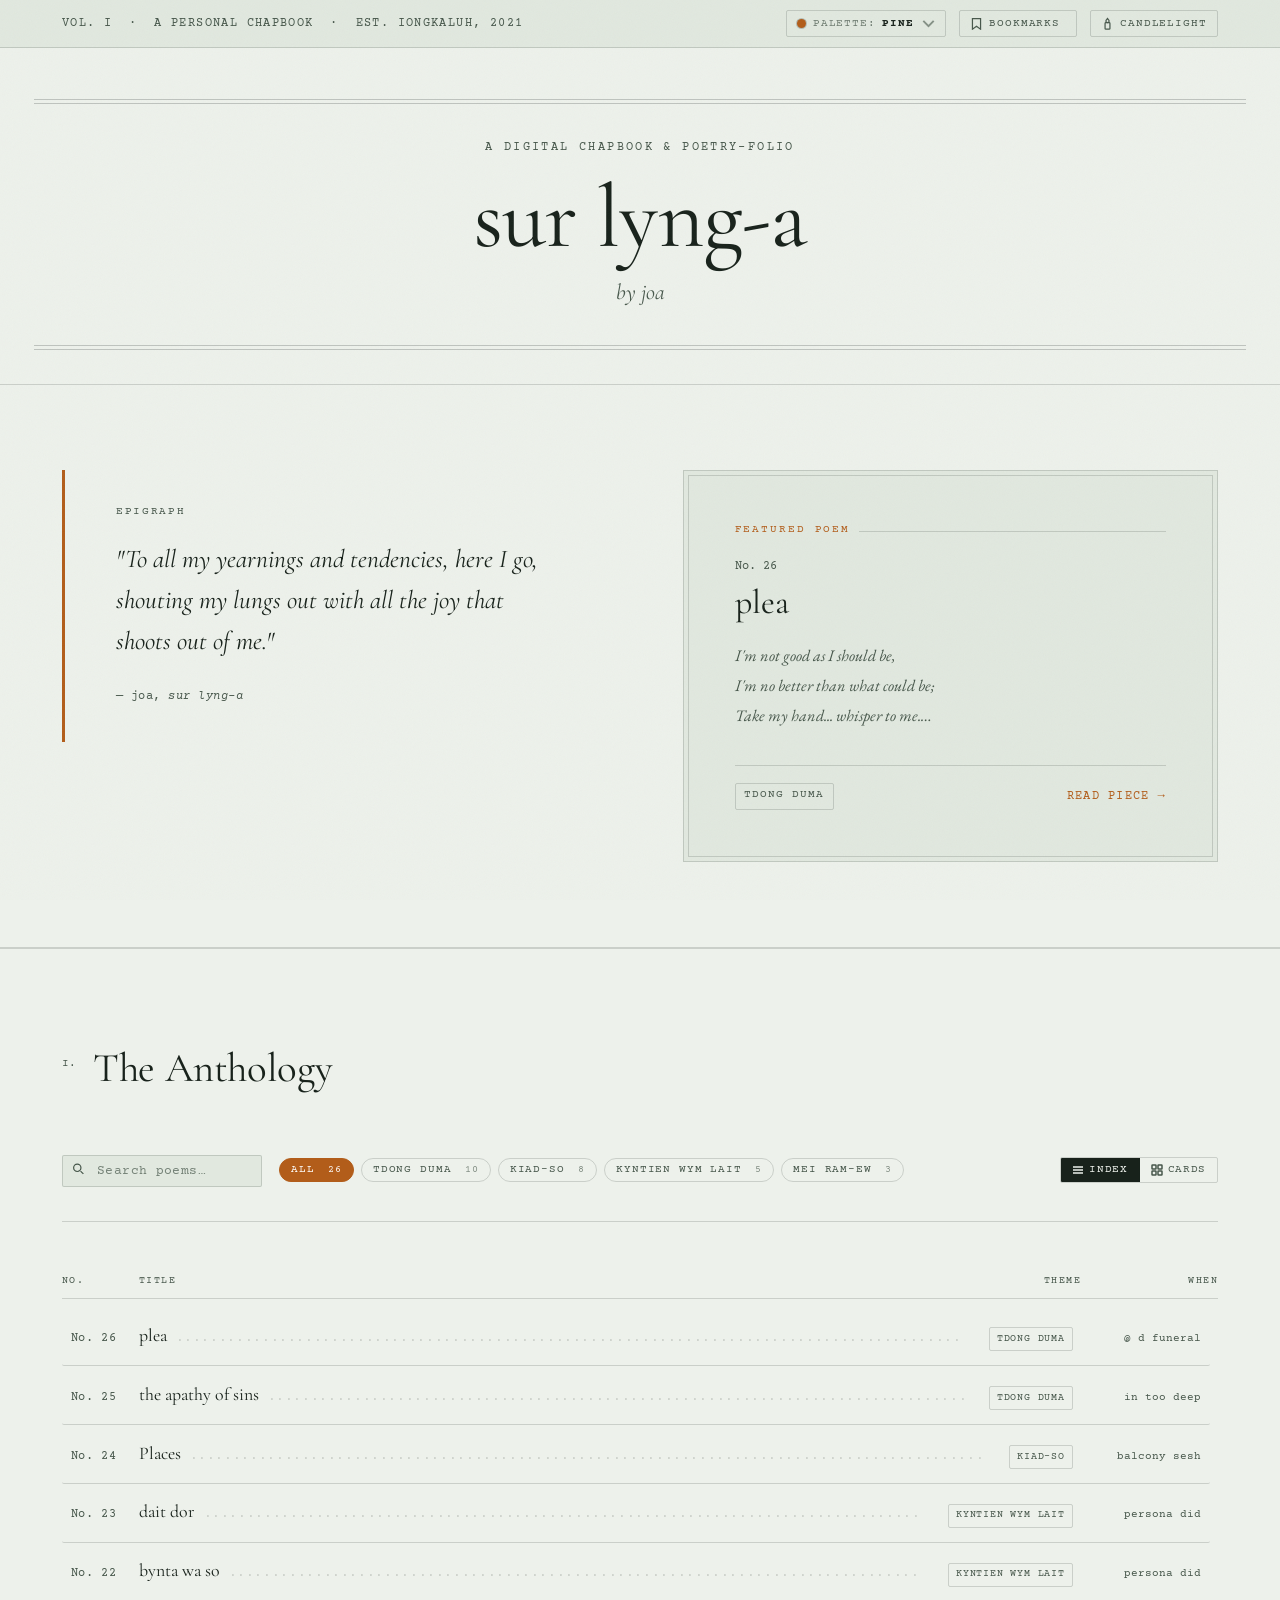
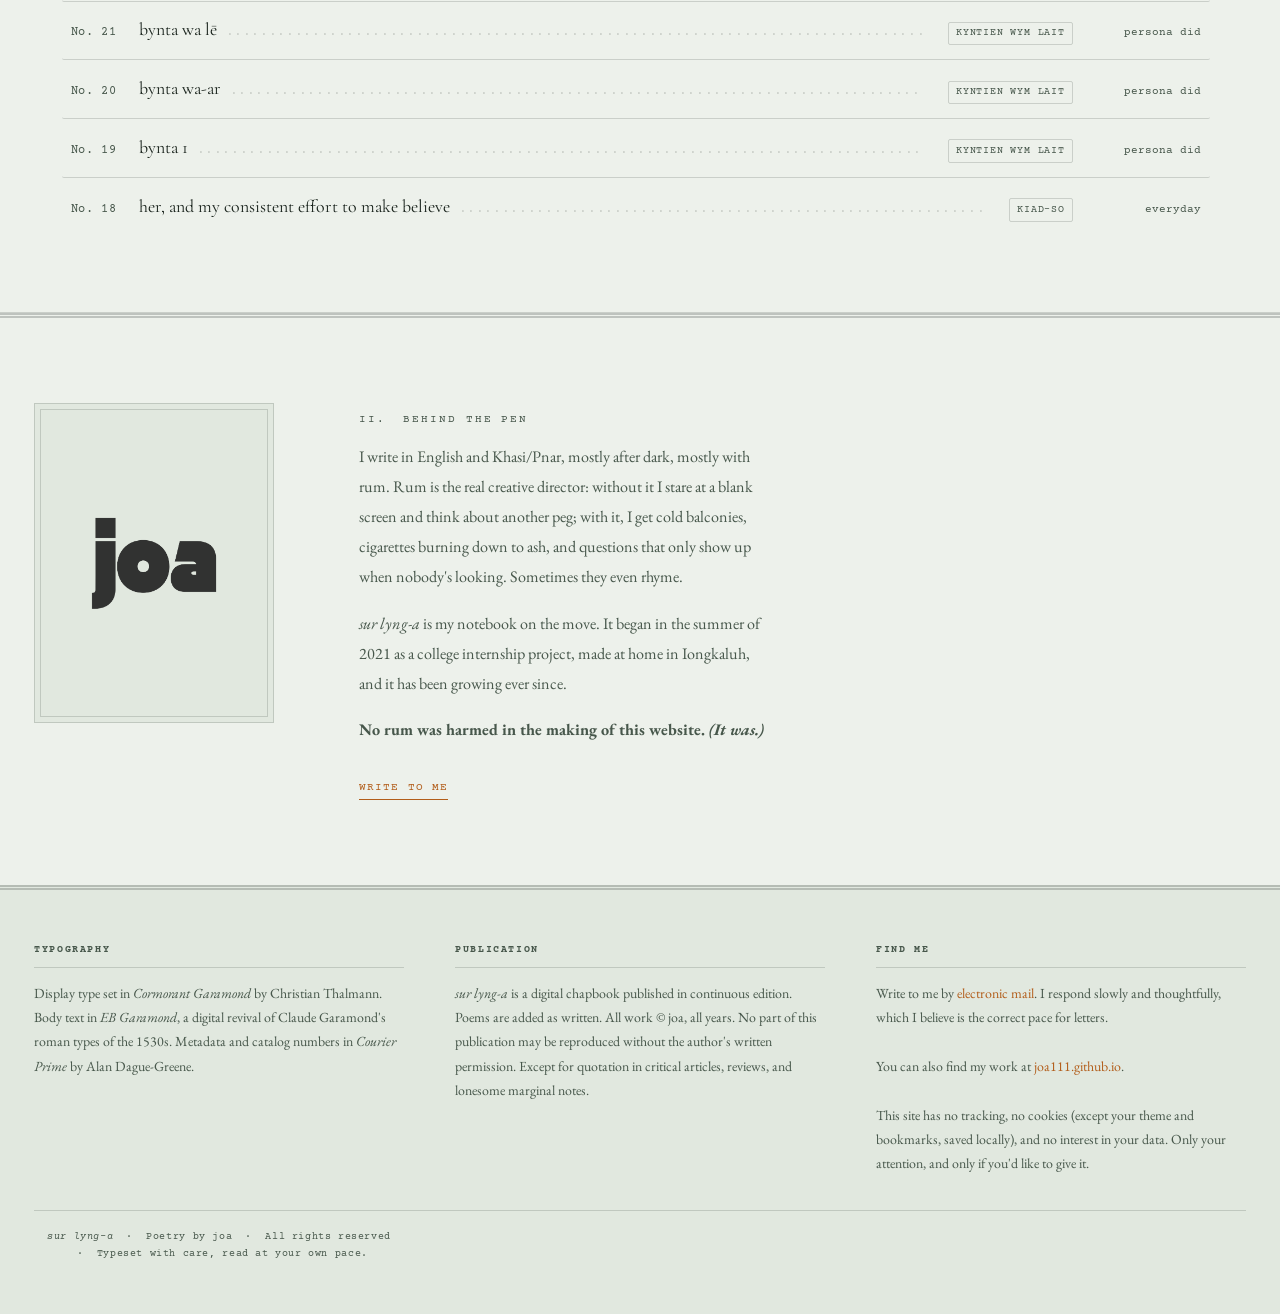
<file: index.html>
<!DOCTYPE html>
<html lang="en">

<head>
  <meta charset="UTF-8" />
  <meta name="viewport" content="width=device-width, initial-scale=1.0, viewport-fit=cover" />
  <meta name="description" content="sur lyng-a – A poetry portfolio and digital chapbook by joa" />
  <title>sur lyng-a — poetry by joa</title>

  <!-- Favicon -->
  <link rel="icon" type="image/svg+xml" href="favicon.svg" />
  <link rel="icon" type="image/png" href="favicon.png" />
  <link rel="apple-touch-icon" href="favicon.png" />

  <!-- Fonts -->
  <link rel="preconnect" href="https://fonts.googleapis.com" />
  <link rel="preconnect" href="https://fonts.gstatic.com" crossorigin />
  <link
    href="https://fonts.googleapis.com/css2?family=Cormorant+Garamond:ital,wght@0,400;0,600;1,400;1,600&family=EB+Garamond:ital,wght@0,400;1,400&family=Courier+Prime:ital,wght@0,400;1,400&display=swap"
    rel="stylesheet" />

  <!-- Stylesheet -->
  <link rel="stylesheet" href="styles.css" />

  <!-- Immediate Theme / Palette Init to Prevent Flash -->
  <script>
    (function () {
      try {
        var p = localStorage.getItem('sur-lyng-a-palette') || 'pine';
        var t = localStorage.getItem('sur-lyng-a-theme') || 'light';
        document.documentElement.setAttribute('data-palette', p);
        if (t === 'dark') document.documentElement.setAttribute('data-theme', 'dark');
      } catch (e) {}
    })();
  </script>
</head>

<body>

  <!-- ═══════════════════════════════════════════════════════
     LOW-INTERNET / CONNECTION STATUS BANNER
     ═══════════════════════════════════════════════════════ -->
  <div class="connection-banner" id="connection-banner" role="status" aria-live="polite">
    <span class="connection-banner-dot" aria-hidden="true"></span>
    <span id="connection-banner-text">Notice: Slow ink transmission detected — reading from local chapbook reserve</span>
  </div>

  <!-- ═══════════════════════════════════════════════════════
     RETRO LITERATURE SITE LOADER (Frontispiece Curtain)
     ═══════════════════════════════════════════════════════ -->
  <div class="site-loader" id="site-loader" role="status" aria-live="polite" aria-label="Loading chapbook">
    <div class="site-loader-card">
      <div class="site-loader-corner site-loader-corner-tl" aria-hidden="true"></div>
      <div class="site-loader-corner site-loader-corner-tr" aria-hidden="true"></div>
      <div class="site-loader-corner site-loader-corner-bl" aria-hidden="true"></div>
      <div class="site-loader-corner site-loader-corner-br" aria-hidden="true"></div>

      <div class="site-loader-vol">Vol. I &nbsp;·&nbsp; sur lyng-a &nbsp;·&nbsp; Est. 2021</div>

      <div class="site-loader-art" aria-hidden="true">
        <svg class="site-loader-svg" viewBox="0 0 100 80" fill="none" stroke="currentColor">
          <path class="loader-book-page left" d="M 50 56 C 40 54 26 55 14 58 C 14 38 14 30 14 26 C 26 23 40 22 50 25 Z" />
          <path class="loader-book-page right" d="M 50 25 C 60 22 74 23 86 26 C 86 30 86 38 86 58 C 74 55 60 54 50 56 Z" />
          <line class="loader-spine" x1="50" y1="23" x2="50" y2="59" />
          <path class="loader-book-leaf" d="M 50 25 C 56 22 66 23 76 25 C 70 38 64 50 50 56 Z" />
          <path class="loader-lines" d="M 22 34 Q 32 32 42 33 M 22 41 Q 32 39 42 40 M 22 48 Q 32 46 40 47" />
          <path class="loader-lines" d="M 58 33 Q 68 32 78 34 M 58 40 Q 68 39 78 41 M 60 47 Q 70 46 76 47" />
          <g class="loader-quill-group">
            <path class="loader-quill" d="M 72 10 C 68 18 60 26 54 36 L 52 42 L 56 40 C 63 32 73 22 78 12 C 80 8 78 6 72 10 Z" />
            <path class="loader-quill-stem" d="M 76 9 L 52 42" />
            <circle class="loader-ink-drop" cx="51.5" cy="44" r="1.5" />
          </g>
        </svg>
      </div>

      <h2 class="site-loader-title">Setting the Folio…</h2>

      <div class="site-loader-rule" aria-hidden="true">
        <span class="site-loader-rule-line"></span>
        <span class="site-loader-rule-diamond">◆</span>
        <span class="site-loader-rule-line"></span>
      </div>

      <div class="site-loader-meter" aria-hidden="true">
        <span class="site-loader-meter-fill"></span>
      </div>

      <p class="site-loader-quote" id="site-loader-quote">"To all my yearnings and tendencies…"</p>
      <div class="site-loader-status" id="site-loader-status">Dipping the quill in midnight ink…</div>
    </div>
  </div>

  <!-- ═══════════════════════════════════════════════════════
     PUBLICATION TOPBAR
     ═══════════════════════════════════════════════════════ -->
  <header class="pub-topbar" role="banner">
    <div class="pub-topbar-inner">
      <!-- Volume / Issue label -->
      <span class="pub-volume-label">
        <span class="pub-vol-part">Vol. I</span>
        <span class="pub-vol-dot" aria-hidden="true">&nbsp;·&nbsp;</span>
        <span class="pub-vol-desc">A Personal Chapbook</span>
        <span class="pub-vol-dot" aria-hidden="true">&nbsp;·&nbsp;</span>
        <span class="pub-vol-est">Est. Iongkaluh, 2021</span>
      </span>

      <!-- Controls -->
      <div class="pub-topbar-controls">
        <!-- Palette Switcher -->
        <div class="palette-dropdown" id="palette-dropdown">
          <button class="btn-icon palette-btn" id="palette-btn" title="Choose color atmosphere"
            aria-label="Choose color atmosphere" aria-haspopup="true" aria-expanded="false">
            <span class="palette-pip" aria-hidden="true"></span>
            <span class="palette-btn-text">Palette:</span>
            <span class="palette-current-label" id="palette-current-label">Pine</span>
            <svg class="palette-chevron" viewBox="0 0 10 6" fill="none" stroke="currentColor" stroke-width="1.5" aria-hidden="true">
              <path d="M1 1l4 4 4-4" />
            </svg>
          </button>

          <div class="palette-menu" id="palette-menu" role="menu" aria-label="Choose color atmosphere" hidden>
            <div class="palette-menu-heading">Color Atmosphere</div>
            <button class="palette-option" data-palette="terracotta" role="menuitem" type="button">
              <span class="palette-preview" style="--prev-bg:#F5EFE6; --prev-accent:#8C2D19; --prev-dark-bg:#161412; --prev-dark-accent:#C86D51;"></span>
              <span class="palette-info">
                <span class="palette-name">Aged Parchment</span>
                <span class="palette-sub">Terracotta &amp; Forest</span>
              </span>
              <span class="palette-check" aria-hidden="true">◆</span>
            </button>
            <button class="palette-option active" data-palette="pine" role="menuitem" type="button">
              <span class="palette-preview" style="--prev-bg:#EDF1EB; --prev-accent:#B25D1A; --prev-dark-bg:#111713; --prev-dark-accent:#E08C3C;"></span>
              <span class="palette-info">
                <span class="palette-name">Pine &amp; Amber</span>
                <span class="palette-sub">Highland Mist &amp; Rum</span>
              </span>
              <span class="palette-check" aria-hidden="true">◆</span>
            </button>
            <button class="palette-option" data-palette="navy" role="menuitem" type="button">
              <span class="palette-preview" style="--prev-bg:#EFF2F6; --prev-accent:#B3751E; --prev-dark-bg:#0E131C; --prev-dark-accent:#E2A140;"></span>
              <span class="palette-info">
                <span class="palette-name">Midnight Navy</span>
                <span class="palette-sub">Inkwell &amp; Antique Brass</span>
              </span>
              <span class="palette-check" aria-hidden="true">◆</span>
            </button>
            <button class="palette-option" data-palette="espresso" role="menuitem" type="button">
              <span class="palette-preview" style="--prev-bg:#F5F0E8; --prev-accent:#A35422; --prev-dark-bg:#15110E; --prev-dark-accent:#DA7935;"></span>
              <span class="palette-info">
                <span class="palette-name">Smoked Espresso</span>
                <span class="palette-sub">Tobacco Ash &amp; Whiskey</span>
              </span>
              <span class="palette-check" aria-hidden="true">◆</span>
            </button>
            <button class="palette-option" data-palette="burgundy" role="menuitem" type="button">
              <span class="palette-preview" style="--prev-bg:#F7F1F3; --prev-accent:#8C2440; --prev-dark-bg:#171015; --prev-dark-accent:#D4587B;"></span>
              <span class="palette-info">
                <span class="palette-name">Vintage Burgundy</span>
                <span class="palette-sub">Wine Stain &amp; Pressed Rose</span>
              </span>
              <span class="palette-check" aria-hidden="true">◆</span>
            </button>
          </div>
        </div>

        <!-- Bookmark Drawer trigger -->
        <button class="btn-icon" id="bookmark-drawer-btn" title="Open bookmarks drawer"
          aria-label="Open bookmarks drawer" aria-haspopup="dialog">
          <!-- Bookmark icon -->
          <svg viewBox="0 0 16 16" fill="none" stroke="currentColor" stroke-width="1.5" aria-hidden="true">
            <path d="M3 2h10v13l-5-3.5L3 15V2z" />
          </svg>
          <span>Bookmarks</span>
          <span id="bookmark-count" style="font-size:0.6rem; color:var(--accent-primary);"></span>
        </button>

        <!-- Theme toggle -->
        <button class="btn-icon" id="theme-toggle" title="Switch to Candlelight (Dark)"
          aria-label="Toggle reading theme">
          <!-- Candle icon -->
          <svg viewBox="0 0 16 16" fill="none" stroke="currentColor" stroke-width="1.5" aria-hidden="true">
            <line x1="8" y1="1" x2="8" y2="2.5" />
            <path d="M6 5c0-1.1 2-3 2-3s2 1.9 2 3a2 2 0 01-4 0z" />
            <rect x="5" y="7" width="6" height="8" rx="1" />
          </svg>
          <span class="theme-label">Candlelight</span>
        </button>
      </div>
    </div>
  </header>

  <!-- ═══════════════════════════════════════════════════════
     MASTHEAD
     ═══════════════════════════════════════════════════════ -->
  <div class="masthead" role="complementary" aria-label="Publication masthead">
    <div class="masthead-inner">
      <div class="masthead-double-rule" aria-hidden="true"></div>

      <p class="masthead-subtitle">A Digital Chapbook &amp; Poetry-folio</p>
      <h1 class="masthead-title">sur lyng-a</h1>
      <p class="masthead-author">by joa</p>

      <div class="masthead-double-rule-bottom" aria-hidden="true"></div>
    </div>
  </div>

  <hr class="section-rule" />

  <!-- ═══════════════════════════════════════════════════════
     HERO — Epigraph + Featured Poem
     ═══════════════════════════════════════════════════════ -->
  <section class="hero" aria-label="Featured poem and epigraph">

    <!-- Epigraph -->
    <div class="hero-epigraph">
      <p class="hero-epigraph-label">Epigraph</p>
      <blockquote>
        "To all my yearnings and tendencies,
        here I go, shouting my lungs out
        with all the joy that shoots out of me."
      </blockquote>
      <cite>— joa, <em>sur lyng-a</em></cite>
    </div>

    <!-- Featured poem panel -->
    <div class="hero-featured" role="article" aria-label="Featured poem">
      <div id="hero-featured-wrap">
        <!-- Populated by JS -->
        <div class="featured-label">Featured Poem</div>
        <p class="featured-loading-msg" style="font-family:var(--font-mono);font-size:0.7rem;color:var(--text-secondary);">Loading…</p>
        <noscript><p style="font-family:var(--font-mono);font-size:0.7rem;color:var(--text-secondary);">JavaScript is required to display poems.</p></noscript>
      </div>
    </div>

  </section>

  <hr class="section-rule" />

  <!-- ═══════════════════════════════════════════════════════
     ANTHOLOGY INDEX
     ═══════════════════════════════════════════════════════ -->
  <main class="anthology" id="anthology" aria-label="Poem anthology">
    <div class="anthology-inner">

      <!-- Section heading -->
      <div class="anthology-header">
        <h2 class="section-heading">
          <span class="section-number" aria-hidden="true">I.</span>
          The Anthology
        </h2>
      </div>

      <!-- Controls: Search + Filters + View switcher -->
      <div class="anthology-controls" role="toolbar" aria-label="Filter and view controls">

        <!-- Search -->
        <div class="search-wrap">
          <span class="search-icon" aria-hidden="true">
            <svg viewBox="0 0 16 16" fill="none" stroke="currentColor" stroke-width="1.5">
              <circle cx="6.5" cy="6.5" r="4.5" />
              <line x1="10.5" y1="10.5" x2="14" y2="14" />
            </svg>
          </span>
          <input type="search" class="search-input" id="search-input" placeholder="Search poems…"
            aria-label="Search poems by keyword" autocomplete="off" spellcheck="false" />
        </div>

        <!-- Theme filter pills -->
        <div class="filter-pills" role="group" aria-label="Filter by theme">
          <button class="filter-pill active" data-filter="All" aria-pressed="true">All <span
              class="filter-count">25</span></button>
          <button class="filter-pill" data-filter="tdong duma" aria-pressed="false">tdong duma <span
              class="filter-count">9</span></button>
          <button class="filter-pill" data-filter="kiad-so" aria-pressed="false">kiad-so <span
              class="filter-count">8</span></button>
          <button class="filter-pill" data-filter="kyntien wym lait" aria-pressed="false">kyntien wym lait <span
              class="filter-count">5</span></button>
          <button class="filter-pill" data-filter="Mei Ram-ew" aria-pressed="false">Mei Ram-ew <span
              class="filter-count">3</span></button>
        </div>

        <!-- View switcher -->
        <div class="view-switcher" role="group" aria-label="Toggle view">
          <button class="view-btn active" data-view="toc" title="Table of Contents view" aria-pressed="true">
            <!-- List icon -->
            <svg width="12" height="12" viewBox="0 0 12 12" fill="none" stroke="currentColor" stroke-width="1.5"
              aria-hidden="true">
              <line x1="1" y1="3" x2="11" y2="3" />
              <line x1="1" y1="6" x2="11" y2="6" />
              <line x1="1" y1="9" x2="11" y2="9" />
            </svg>
            Index
          </button>
          <button class="view-btn" data-view="grid" title="Card grid view" aria-pressed="false">
            <!-- Grid icon -->
            <svg width="12" height="12" viewBox="0 0 12 12" fill="none" stroke="currentColor" stroke-width="1.5"
              aria-hidden="true">
              <rect x="1" y="1" width="4" height="4" rx="0.5" />
              <rect x="7" y="1" width="4" height="4" rx="0.5" />
              <rect x="1" y="7" width="4" height="4" rx="0.5" />
              <rect x="7" y="7" width="4" height="4" rx="0.5" />
            </svg>
            Cards
          </button>
        </div>

      </div><!-- /controls -->

      <!-- ── TABLE OF CONTENTS VIEW ── -->
      <div class="toc-view active" id="toc-view" role="region" aria-label="Table of contents">

        <!-- Column headers -->
        <div class="toc-header" aria-hidden="true">
          <div class="toc-col-label">No.</div>
          <div class="toc-col-label">Title</div>
          <div class="toc-col-label">Theme</div>
          <div class="toc-col-label" style="text-align:right;">When</div>
        </div>

        <!-- Rows populated by JS -->
        <div id="toc-body" role="list" aria-label="Poem index"></div>

      </div>

      <!-- ── CARD GRID VIEW ── -->
      <div class="grid-view" id="grid-body" role="list" aria-label="Poem cards"></div>

      <!-- ── EMPTY STATE ── -->
      <div class="empty-state" id="empty-state" role="status" aria-live="polite" hidden>
        <p>No poems found.</p>
        <small>Try adjusting your search or filter.</small>
      </div>

    </div><!-- /anthology-inner -->
  </main>

  <hr class="section-rule" />

  <!-- ═══════════════════════════════════════════════════════
     ABOUT BEHIND THE PEN
     ═══════════════════════════════════════════════════════ -->
  <section class="about-section" id="about" aria-label="Behind the Pen">
    <div class="about-inner">

      <!-- Author mark / logo -->
      <div class="about-portrait-frame" role="img" aria-label="joa — author mark">
        <img src="logo.png" alt="joa" class="about-logo-img" width="160" height="120" />
      </div>

      <!-- Bio text -->
      <div class="about-text">
        <p class="about-section-label">II. &nbsp;Behind the Pen</p>
        

        <p class="about-bio">
          I write in English and Khasi/Pnar, mostly after dark, mostly with rum. Rum is the real creative director: without it I stare at a blank screen and think about another peg; with it, I get cold balconies, cigarettes burning down to ash, and questions that only show up when nobody&#x27;s looking. Sometimes they even rhyme.
        </p>
        <p class="about-bio">
          <em>sur lyng-a</em> is my notebook on the move. It began in the summer of 2021 as a college internship project, made at home in Iongkaluh, and it has been growing ever since.
        </p>
        <p class="about-bio">
          <b>No rum was harmed in the making of this website. <em>(It was.)</em></b>
        </p>

        

        <div class="about-links">
          <a href="mailto:gjdkhar@gmail.com" class="about-link">Write to me</a>
          <!-- restore when pages exist --><a href="#" class="about-link" hidden>Archive</a>
          <!-- restore when pages exist --><a href="#" class="about-link" hidden>Notes &amp; Essays</a>
        </div>
      </div>

    </div>
  </section>

  <!-- ═══════════════════════════════════════════════════════
     COLOPHON FOOTER
     ═══════════════════════════════════════════════════════ -->
  <footer class="colophon" role="contentinfo">
    <div class="colophon-inner">

      <!-- Typography -->
      <div>
        <h3 class="colophon-heading">Typography</h3>
        <p class="colophon-body">
          Display type set in <em>Cormorant Garamond</em> by Christian Thalmann. Body text in <em>EB Garamond</em>, a
          digital revival of Claude Garamond's roman types of the 1530s. Metadata and catalog numbers in <em>Courier
            Prime</em> by Alan Dague-Greene.
        </p>
      </div>

      <!-- Publication details -->
      <div>
        <h3 class="colophon-heading">Publication</h3>
        <p class="colophon-body">
          <em>sur lyng-a</em> is a digital chapbook published in continuous edition. Poems are added as written. All
          work &copy; joa, all years. No part of this publication may be reproduced without the author's written
          permission. Except for quotation in critical articles, reviews, and lonesome marginal notes.
        </p>
      </div>

      <!-- Contact & links -->
      <div>
        <h3 class="colophon-heading">Find Me</h3>
        <p class="colophon-body">
          Write to me by <a href="mailto:gjdkhar@gmail.com">electronic mail</a>. I respond slowly and thoughtfully, which I believe is the correct pace for letters.
          <br /><br />
          You can also find my work at <a href="https://joa111.github.io" target="_blank" rel="noopener">joa111.github.io</a>.
          <br /><br />
          This site has no tracking, no cookies (except your theme and bookmarks, saved locally), and no interest in your data. Only your attention, and only if you'd like to give it.
        </p>
      </div>

    </div>

    <div class="colophon-inner colophon-bottom">
      <p class="colophon-copyright">
        <em>sur lyng-a</em> &nbsp;·&nbsp; Poetry by joa &nbsp;·&nbsp; All rights reserved &nbsp;·&nbsp;
        Typeset with care, read at your own pace.
      </p>
    </div>
  </footer>

  <!-- ═══════════════════════════════════════════════════════
     POEM READER OVERLAY
     ═══════════════════════════════════════════════════════ -->
  <div class="reader-overlay" id="reader-overlay" role="dialog" aria-modal="true" aria-labelledby="reader-title"
    aria-describedby="reader-body">

    <!-- Reader top bar -->
    <div class="reader-topbar">
      <button class="reader-back" id="reader-back" aria-label="Return to anthology">
        <!-- Back arrow -->
        <svg width="14" height="14" viewBox="0 0 14 14" fill="none" stroke="currentColor" stroke-width="1.5"
          aria-hidden="true">
          <line x1="12" y1="7" x2="2" y2="7" />
          <polyline points="6,3 2,7 6,11" />
        </svg>
        Back to Anthology
      </button>

      <div class="reader-controls">

        <!-- Font decrease -->
        <button class="reader-control-btn" id="font-decrease" title="Decrease font size"
          aria-label="Decrease font size">
          <svg width="14" height="14" viewBox="0 0 14 14" fill="none" stroke="currentColor" stroke-width="1.5"
            aria-hidden="true">
            <text x="1" y="11" font-size="11" fill="currentColor" stroke="none" font-family="serif">A</text>
            <text x="8" y="14" font-size="8" fill="currentColor" stroke="none" font-family="serif">−</text>
          </svg>
          <span>A−</span>
        </button>

        <!-- Font increase -->
        <button class="reader-control-btn" id="font-increase" title="Increase font size"
          aria-label="Increase font size">
          <svg width="14" height="14" viewBox="0 0 14 14" fill="none" stroke="currentColor" stroke-width="1.5"
            aria-hidden="true">
            <text x="1" y="11" font-size="11" fill="currentColor" stroke="none" font-family="serif">A</text>
            <text x="8" y="14" font-size="8" fill="currentColor" stroke="none" font-family="serif">+</text>
          </svg>
          <span>A+</span>
        </button>

        <!-- Bookmark / Dog-ear -->
        <button class="reader-control-btn" id="reader-bookmark-btn" title="Dog-ear this poem"
          aria-label="Toggle bookmark for this poem">
          <svg width="14" height="14" viewBox="0 0 16 16" fill="none" stroke="currentColor" stroke-width="1.5"
            aria-hidden="true">
            <path d="M3 2h10v13l-5-3.5L3 15V2z" />
          </svg>
          <span class="bm-label">Dog-ear</span>
        </button>

        <!-- Share / Copy link -->
        <button class="reader-control-btn" id="reader-share-btn" title="Copy link to this poem"
          aria-label="Copy shareable link to this poem">
          <svg width="14" height="14" viewBox="0 0 16 16" fill="none" stroke="currentColor" stroke-width="1.5"
            aria-hidden="true">
            <circle cx="13" cy="3" r="2" />
            <circle cx="3" cy="8" r="2" />
            <circle cx="13" cy="13" r="2" />
            <line x1="5" y1="7" x2="11" y2="4" />
            <line x1="5" y1="9" x2="11" y2="12" />
          </svg>
          <span>Share</span>
        </button>

      </div>
    </div><!-- /reader-topbar -->

    <!-- In-reader retro loader (for low internet & transitions) -->
    <div class="reader-loader" id="reader-loader" role="status" aria-live="polite" aria-hidden="true">
      <div class="reader-loader-inner">
        <div class="reader-loader-art" aria-hidden="true">
          <svg viewBox="0 0 40 40" fill="none" stroke="currentColor">
            <path d="M8 32 C14 26 24 16 32 8 C33 7 31 5 28 6 C20 12 14 20 8 32 Z" stroke-width="1.6" />
            <path d="M12 28 L 6 34" stroke-width="1.6" stroke-linecap="round" />
            <circle cx="5" cy="35" r="1.5" fill="currentColor" />
          </svg>
        </div>
        <h3 class="reader-loader-title">Unfolding Folio…</h3>
        <div class="reader-loader-caption" id="reader-loader-caption">Inking verses onto parchment</div>
      </div>
    </div>

    <!-- Reader content -->
    <div class="reader-content">

      <p class="reader-catalog-num" id="reader-catalog">No. 00</p>
      <h2 class="reader-poem-title" id="reader-title">Poem Title</h2>

      <!-- Metadata: date · theme · reading time -->
      <div class="reader-meta" id="reader-meta"></div>

      <!-- Epigraph (hidden if none) -->
      <blockquote class="reader-epigraph" id="reader-epigraph" style="display:none;">
        <p class="reader-epigraph-text"></p>
        <cite class="reader-epigraph-attr"></cite>
      </blockquote>

      <hr class="reader-rule" id="reader-rule" style="display:none;" />

      <!-- Poem body -->
      <pre class="reader-poem-body" id="reader-body" aria-label="Poem text"></pre>

      <!-- Margin note (collapsible) -->
      <div class="margin-note-wrapper" id="reader-margin-note" style="display:none;">
        <button class="margin-note-toggle" id="margin-toggle" aria-expanded="false" aria-controls="margin-body">
          <svg class="margin-note-toggle-icon" viewBox="0 0 14 14" fill="none" stroke="currentColor" stroke-width="1.5"
            aria-hidden="true">
            <polyline points="4,2 10,7 4,12" />
          </svg>
          Margin Note
        </button>
        <div class="margin-note-body" id="margin-body" role="region" aria-label="Margin note"></div>
      </div>

    </div><!-- /reader-content -->

    <!-- Reader navigation (prev / next) -->
    <nav class="reader-nav" aria-label="Navigate between poems">
      <button class="reader-nav-link prev" id="reader-nav-prev" aria-label="Previous poem">
        <span class="reader-nav-label">← Previous</span>
        <span class="reader-nav-title"></span>
      </button>
      <button class="reader-nav-link next" id="reader-nav-next" aria-label="Next poem">
        <span class="reader-nav-label">Next →</span>
        <span class="reader-nav-title"></span>
      </button>
    </nav>

  </div><!-- /reader-overlay -->

  <!-- ═══════════════════════════════════════════════════════
     BOOKMARK DRAWER
     ═══════════════════════════════════════════════════════ -->
  <div class="drawer-backdrop" id="drawer-backdrop" role="presentation" aria-hidden="true"></div>

  <aside class="bookmark-drawer" id="bookmark-drawer" role="dialog" aria-modal="true" aria-label="Bookmarked poems">
    <div class="bookmark-drawer-header">
      <h2 class="bookmark-drawer-title">Dog-eared Pages</h2>
      <button class="bookmark-close" id="bookmark-close" aria-label="Close bookmarks drawer">✕</button>
    </div>

    <div class="bookmark-drawer-body">
      <p class="bookmark-empty" id="bookmark-empty">
        No poems dog-eared yet.<br />
        <span style="font-family:var(--font-mono);font-size:0.65rem;color:var(--text-secondary);">Open a poem and press
          "Dog-ear" to save it here.</span>
      </p>
      <div id="bookmark-list"></div>
    </div>
  </aside>

  <!-- ═══════════════════════════════════════════════════════
     TOAST
     ═══════════════════════════════════════════════════════ -->
  <div class="toast" id="toast" role="status" aria-live="polite" aria-atomic="true"></div>

  <!-- ═══════════════════════════════════════════════════════
     SCRIPTS
     ═══════════════════════════════════════════════════════ -->
  <script src="poems.js"></script>
  <script src="app.js"></script>

</body>

</html>
</file>
<file: styles.css>
/* ============================================================
   sur lyng-a — Stylesheet
   Author: joa
   ============================================================ */

/* ── Google Fonts ── */
@import url('https://fonts.googleapis.com/css2?family=Cormorant+Garamond:ital,wght@0,400;0,600;1,400;1,600&family=EB+Garamond:ital,wght@0,400;1,400&family=Courier+Prime:ital,wght@0,400;1,400&display=swap');

/* ============================================================
   1. CUSTOM PROPERTIES & PALETTES
   ============================================================ */

/* Base typography, rhythm, and layout variables */
:root {
  --font-display:  'Cormorant Garamond', 'Georgia', serif;
  --font-body:     'EB Garamond', 'Georgia', serif;
  --font-mono:     'Courier Prime', 'Courier New', monospace;

  --spacing-xs:   0.25rem;
  --spacing-sm:   0.5rem;
  --spacing-md:   1rem;
  --spacing-lg:   2rem;
  --spacing-xl:   3rem;
  --spacing-2xl:  5rem;

  --transition-fast:   150ms ease;
  --transition-base:   300ms ease;
  --transition-slow:   500ms ease;

  --radius-sm:  2px;
  --radius-md:  4px;

  --max-prose:  58ch;
  --max-wide:   72rem;
}

/* ────────────────────────────────────────────────────────────
   PALETTE 1: AGED PARCHMENT (Classic Terracotta & Forest)
   ──────────────────────────────────────────────────────────── */
:root,
[data-palette="terracotta"] {
  --bg-primary:       #F5EFE6;
  --bg-elevated:      #EBE3D5;
  --bg-overlay:       rgba(245, 239, 230, 0.96);
  --text-primary:     #1E1B18;
  --text-secondary:   #5C5346;
  --accent-primary:   #8C2D19;
  --accent-secondary: #2D4030;
  --accent-contrast:  #FFFFFF;
  --accent-subtle:    rgba(140, 45, 25, 0.08);
  --border-hairline:  rgba(30, 27, 24, 0.16);
  --border-double:    rgba(30, 27, 24, 0.22);
}
[data-theme="dark"],
[data-palette="terracotta"][data-theme="dark"] {
  --bg-primary:       #161412;
  --bg-elevated:      #211E1B;
  --bg-overlay:       rgba(22, 20, 18, 0.97);
  --text-primary:     #E8DFCA;
  --text-secondary:   #9E9382;
  --accent-primary:   #C86D51;
  --accent-secondary: #7AAD85;
  --accent-contrast:  #161412;
  --accent-subtle:    rgba(200, 109, 81, 0.12);
  --border-hairline:  rgba(232, 223, 202, 0.14);
  --border-double:    rgba(232, 223, 202, 0.20);
}

/* ────────────────────────────────────────────────────────────
   PALETTE 2: PINE & AMBER (Highland Mist & Rum)
   ──────────────────────────────────────────────────────────── */
[data-palette="pine"] {
  --bg-primary:       #EDF1EB;
  --bg-elevated:      #E1E8DF;
  --bg-overlay:       rgba(237, 241, 235, 0.96);
  --text-primary:     #18221B;
  --text-secondary:   #47574B;
  --accent-primary:   #B25D1A;
  --accent-secondary: #2B4E38;
  --accent-contrast:  #FFFFFF;
  --accent-subtle:    rgba(178, 93, 26, 0.09);
  --border-hairline:  rgba(24, 34, 27, 0.16);
  --border-double:    rgba(24, 34, 27, 0.22);
}
[data-palette="pine"][data-theme="dark"] {
  --bg-primary:       #111713;
  --bg-elevated:      #1A231D;
  --bg-overlay:       rgba(17, 23, 19, 0.97);
  --text-primary:     #DAE4DC;
  --text-secondary:   #8BA090;
  --accent-primary:   #E08C3C;
  --accent-secondary: #6EA77E;
  --accent-contrast:  #111713;
  --accent-subtle:    rgba(224, 140, 60, 0.12);
  --border-hairline:  rgba(218, 228, 220, 0.14);
  --border-double:    rgba(218, 228, 220, 0.20);
}

/* ────────────────────────────────────────────────────────────
   PALETTE 3: MIDNIGHT NAVY (Inkwell & Antique Brass)
   ──────────────────────────────────────────────────────────── */
[data-palette="navy"] {
  --bg-primary:       #EFF2F6;
  --bg-elevated:      #E0E7F0;
  --bg-overlay:       rgba(239, 242, 246, 0.96);
  --text-primary:     #111A29;
  --text-secondary:   #48586E;
  --accent-primary:   #B3751E;
  --accent-secondary: #2C4A6F;
  --accent-contrast:  #FFFFFF;
  --accent-subtle:    rgba(179, 117, 30, 0.09);
  --border-hairline:  rgba(17, 26, 41, 0.16);
  --border-double:    rgba(17, 26, 41, 0.22);
}
[data-palette="navy"][data-theme="dark"] {
  --bg-primary:       #0E131C;
  --bg-elevated:      #171E2B;
  --bg-overlay:       rgba(14, 19, 28, 0.97);
  --text-primary:     #DEE6F0;
  --text-secondary:   #8799B0;
  --accent-primary:   #E2A140;
  --accent-secondary: #6392C2;
  --accent-contrast:  #0E131C;
  --accent-subtle:    rgba(226, 161, 64, 0.12);
  --border-hairline:  rgba(222, 230, 240, 0.14);
  --border-double:    rgba(222, 230, 240, 0.20);
}

/* ────────────────────────────────────────────────────────────
   PALETTE 4: SMOKED ESPRESSO (Tobacco Ash & Whiskey)
   ──────────────────────────────────────────────────────────── */
[data-palette="espresso"] {
  --bg-primary:       #F5F0E8;
  --bg-elevated:      #E9E1D2;
  --bg-overlay:       rgba(245, 240, 232, 0.96);
  --text-primary:     #211914;
  --text-secondary:   #5C4D41;
  --accent-primary:   #A35422;
  --accent-secondary: #523D2F;
  --accent-contrast:  #FFFFFF;
  --accent-subtle:    rgba(163, 84, 34, 0.09);
  --border-hairline:  rgba(33, 25, 20, 0.16);
  --border-double:    rgba(33, 25, 20, 0.22);
}
[data-palette="espresso"][data-theme="dark"] {
  --bg-primary:       #15110E;
  --bg-elevated:      #221C18;
  --bg-overlay:       rgba(21, 17, 14, 0.97);
  --text-primary:     #ECE1D1;
  --text-secondary:   #A08E7E;
  --accent-primary:   #DA7935;
  --accent-secondary: #9B7759;
  --accent-contrast:  #15110E;
  --accent-subtle:    rgba(218, 121, 53, 0.12);
  --border-hairline:  rgba(236, 225, 209, 0.14);
  --border-double:    rgba(236, 225, 209, 0.20);
}

/* ────────────────────────────────────────────────────────────
   PALETTE 5: VINTAGE BURGUNDY (Wine Stain & Pressed Rose)
   ──────────────────────────────────────────────────────────── */
[data-palette="burgundy"] {
  --bg-primary:       #F7F1F3;
  --bg-elevated:      #EBE1E4;
  --bg-overlay:       rgba(247, 241, 243, 0.96);
  --text-primary:     #24141B;
  --text-secondary:   #5F4650;
  --accent-primary:   #8C2440;
  --accent-secondary: #4A303D;
  --accent-contrast:  #FFFFFF;
  --accent-subtle:    rgba(140, 36, 64, 0.09);
  --border-hairline:  rgba(36, 20, 27, 0.16);
  --border-double:    rgba(36, 20, 27, 0.22);
}
[data-palette="burgundy"][data-theme="dark"] {
  --bg-primary:       #171015;
  --bg-elevated:      #241A21;
  --bg-overlay:       rgba(23, 16, 21, 0.97);
  --text-primary:     #E9DBDF;
  --text-secondary:   #A38992;
  --accent-primary:   #D4587B;
  --accent-secondary: #9E6B7D;
  --accent-contrast:  #171015;
  --accent-subtle:    rgba(212, 88, 123, 0.12);
  --border-hairline:  rgba(233, 219, 223, 0.14);
  --border-double:    rgba(233, 219, 223, 0.20);
}

/* ============================================================
   2. CSS RESET & BASE
   ============================================================ */
*, *::before, *::after {
  box-sizing: border-box;
  margin: 0;
  padding: 0;
}

html {
  font-size: 17px;
  scroll-behavior: smooth;
  -webkit-text-size-adjust: 100%;
}

body {
  background-color: var(--bg-primary);
  color: var(--text-primary);
  font-family: var(--font-body);
  line-height: 1.7;
  transition: background-color var(--transition-base), color var(--transition-base);
  min-height: 100vh;
  min-height: 100dvh;
  position: relative;
  overflow-x: hidden;
  -webkit-tap-highlight-color: transparent;
}

/* ── Paper Grain Noise Overlay ── */
body::before {
  content: '';
  position: fixed;
  inset: 0;
  pointer-events: none;
  opacity: 0.035;
  z-index: 9999;
  background-image: url("data:image/svg+xml,%3Csvg xmlns='http://www.w3.org/2000/svg' width='300' height='300'%3E%3Cfilter id='n'%3E%3CfeTurbulence type='fractalNoise' baseFrequency='0.75' numOctaves='4' stitchTiles='stitch'/%3E%3C/filter%3E%3Crect width='300' height='300' filter='url(%23n)' opacity='1'/%3E%3C/svg%3E");
  background-repeat: repeat;
  background-size: 200px 200px;
}

a {
  color: var(--accent-primary);
  text-decoration: none;
  transition: opacity var(--transition-fast);
}
a:hover { opacity: 0.75; }

button {
  cursor: pointer;
  background: none;
  border: none;
  font-family: inherit;
  color: inherit;
}

ul, ol { list-style: none; }

img { max-width: 100%; display: block; }

/* ── Utility classes ── */
.visually-hidden {
  position: absolute; width: 1px; height: 1px;
  padding: 0; margin: -1px; overflow: hidden;
  clip: rect(0,0,0,0); white-space: nowrap; border: 0;
}

.section-rule {
  border: none;
  border-top: 1px solid var(--border-hairline);
  margin: 0;
}

/* ============================================================
   3. PUBLICATION HEADER (Masthead)
   ============================================================ */

/* ── Top bar strip ── */
.pub-topbar {
  border-bottom: 1px solid var(--border-hairline);
  background: var(--bg-elevated);
  transition: background var(--transition-base), border-color var(--transition-base);
  padding-top: env(safe-area-inset-top, 0px);
}

.pub-topbar-inner {
  max-width: var(--max-wide);
  margin: 0 auto;
  padding: 0.6rem var(--spacing-lg);
  padding-left: max(var(--spacing-lg), env(safe-area-inset-left, var(--spacing-lg)));
  padding-right: max(var(--spacing-lg), env(safe-area-inset-right, var(--spacing-lg)));
  display: flex;
  align-items: center;
  justify-content: space-between;
  gap: var(--spacing-md);
}

.pub-volume-label {
  font-family: var(--font-mono);
  font-size: 0.68rem;
  color: var(--text-secondary);
  letter-spacing: 0.12em;
  text-transform: uppercase;
  white-space: nowrap;
}

.pub-topbar-controls {
  display: flex;
  align-items: center;
  gap: 0.75rem;
}

.btn-icon {
  display: flex;
  align-items: center;
  gap: 0.35rem;
  padding: 0.35rem 0.6rem;
  font-family: var(--font-mono);
  font-size: 0.65rem;
  letter-spacing: 0.08em;
  text-transform: uppercase;
  color: var(--text-secondary);
  border: 1px solid var(--border-hairline);
  border-radius: var(--radius-sm);
  transition: all var(--transition-fast);
  white-space: nowrap;
}
.btn-icon:hover {
  color: var(--text-primary);
  border-color: var(--border-double);
  background: var(--bg-primary);
}
.btn-icon svg {
  width: 13px;
  height: 13px;
  flex-shrink: 0;
}

/* ── Palette Switcher Dropdown ── */
.palette-dropdown {
  position: relative;
  display: inline-block;
}

.palette-btn {
  display: flex;
  align-items: center;
  gap: 0.38rem;
  padding: 0.35rem 0.6rem;
  font-family: var(--font-mono);
  font-size: 0.65rem;
  letter-spacing: 0.08em;
  text-transform: uppercase;
  color: var(--text-secondary);
  border: 1px solid var(--border-hairline);
  border-radius: var(--radius-sm);
  background: transparent;
  transition: all var(--transition-fast);
  white-space: nowrap;
}
.palette-btn:hover,
.palette-btn[aria-expanded="true"] {
  color: var(--text-primary);
  border-color: var(--border-double);
  background: var(--bg-primary);
}

.palette-pip {
  width: 9px;
  height: 9px;
  border-radius: 50%;
  background: var(--accent-primary);
  display: inline-block;
  box-shadow: 0 0 0 1px var(--border-double);
  flex-shrink: 0;
  transition: background-color var(--transition-base);
}

.palette-btn-text {
  opacity: 0.75;
}

.palette-current-label {
  font-weight: 600;
  color: var(--text-primary);
}

.palette-chevron {
  width: 8px;
  height: 5px;
  margin-left: 0.1rem;
  transition: transform var(--transition-fast);
  opacity: 0.6;
}
.palette-btn[aria-expanded="true"] .palette-chevron {
  transform: rotate(180deg);
}

.palette-menu {
  position: absolute;
  top: calc(100% + 6px);
  right: 0;
  width: 260px;
  background: var(--bg-elevated);
  border: 1px solid var(--border-double);
  box-shadow: 0 8px 30px rgba(0, 0, 0, 0.18);
  border-radius: var(--radius-sm);
  padding: 0.5rem;
  z-index: 1000;
  display: flex;
  flex-direction: column;
  gap: 0.25rem;
  opacity: 0;
  visibility: hidden;
  transform: translateY(-4px);
  transition: opacity var(--transition-fast), transform var(--transition-fast), visibility var(--transition-fast);
  backdrop-filter: blur(8px);
}

.palette-menu.open {
  opacity: 1;
  visibility: visible;
  transform: translateY(0);
}

.palette-menu-heading {
  font-family: var(--font-mono);
  font-size: 0.58rem;
  letter-spacing: 0.14em;
  text-transform: uppercase;
  color: var(--text-secondary);
  padding: 0.3rem 0.5rem 0.25rem;
  border-bottom: 1px solid var(--border-hairline);
  margin-bottom: 0.25rem;
}

.palette-option {
  display: flex;
  align-items: center;
  gap: 0.65rem;
  width: 100%;
  padding: 0.45rem 0.55rem;
  border-radius: var(--radius-sm);
  border: 1px solid transparent;
  text-align: left;
  background: transparent;
  cursor: pointer;
  color: var(--text-primary);
  transition: background var(--transition-fast), border-color var(--transition-fast);
}

.palette-option:hover,
.palette-option:focus-visible {
  background: var(--bg-primary);
  border-color: var(--border-hairline);
  outline: none;
}

.palette-option.active {
  background: var(--bg-primary);
  border-color: var(--border-double);
}

.palette-preview {
  width: 22px;
  height: 22px;
  border-radius: 50%;
  position: relative;
  overflow: hidden;
  border: 1px solid var(--border-hairline);
  flex-shrink: 0;
  background: var(--prev-bg);
  box-shadow: 0 1px 3px rgba(0, 0, 0, 0.08);
}

.palette-preview::after {
  content: '';
  position: absolute;
  top: 0;
  right: 0;
  width: 50%;
  height: 100%;
  background: var(--prev-accent);
}

[data-theme="dark"] .palette-preview {
  background: var(--prev-dark-bg, var(--prev-bg));
}
[data-theme="dark"] .palette-preview::after {
  background: var(--prev-dark-accent, var(--prev-accent));
}

.palette-info {
  display: flex;
  flex-direction: column;
  flex-grow: 1;
  min-width: 0;
}

.palette-name {
  font-family: var(--font-display);
  font-size: 0.98rem;
  line-height: 1.15;
  color: var(--text-primary);
}

.palette-sub {
  font-family: var(--font-mono);
  font-size: 0.55rem;
  color: var(--text-secondary);
  letter-spacing: 0.04em;
  white-space: nowrap;
  overflow: hidden;
  text-overflow: ellipsis;
}

.palette-check {
  font-size: 0.65rem;
  color: var(--accent-primary);
  opacity: 0;
  transition: opacity var(--transition-fast);
}

.palette-option.active .palette-check {
  opacity: 1;
}

/* ── Masthead ── */
.masthead {
  text-align: center;
  padding: var(--spacing-xl) var(--spacing-lg) var(--spacing-lg);
  position: relative;
}

.masthead-double-rule {
  height: 5px;
  border-top: 1px solid var(--border-double);
  border-bottom: 1px solid var(--border-double);
  margin: 0 0 var(--spacing-lg);
}
.masthead-double-rule-bottom {
  height: 5px;
  border-top: 1px solid var(--border-double);
  border-bottom: 1px solid var(--border-double);
  margin: var(--spacing-lg) 0 0;
}

.masthead-inner {
  max-width: var(--max-wide);
  margin: 0 auto;
}

.masthead-subtitle {
  font-family: var(--font-mono);
  font-size: 0.7rem;
  letter-spacing: 0.2em;
  text-transform: uppercase;
  color: var(--text-secondary);
  margin-bottom: 0.75rem;
}

.masthead-title {
  font-family: var(--font-display);
  font-size: clamp(2.8rem, 7vw, 5.5rem);
  font-weight: 400;
  letter-spacing: -0.01em;
  line-height: 1.05;
  color: var(--text-primary);
  margin-bottom: 0.5rem;
}

.masthead-author {
  font-family: var(--font-display);
  font-size: clamp(1rem, 2vw, 1.3rem);
  font-style: italic;
  color: var(--text-secondary);
  font-weight: 400;
}

/* ============================================================
   4. HERO / EPIGRAPH + FEATURED POEM
   ============================================================ */
.hero {
  max-width: var(--max-wide);
  margin: 0 auto;
  padding: var(--spacing-2xl) var(--spacing-lg);
  display: grid;
  grid-template-columns: 1fr 1fr;
  gap: var(--spacing-2xl);
  align-items: start;
}

.hero-epigraph {
  padding: var(--spacing-lg) var(--spacing-xl);
  border-left: 3px solid var(--accent-primary);
  position: relative;
}

.hero-epigraph-label {
  font-family: var(--font-mono);
  font-size: 0.62rem;
  letter-spacing: 0.16em;
  text-transform: uppercase;
  color: var(--text-secondary);
  margin-bottom: var(--spacing-md);
}

.hero-epigraph blockquote {
  font-family: var(--font-display);
  font-size: clamp(1.15rem, 2.5vw, 1.5rem);
  font-style: italic;
  line-height: 1.6;
  color: var(--text-primary);
  margin-bottom: var(--spacing-md);
}

.hero-epigraph cite {
  font-family: var(--font-mono);
  font-size: 0.7rem;
  color: var(--text-secondary);
  font-style: normal;
  letter-spacing: 0.04em;
}

/* ── Featured poem panel ── */
.hero-featured {
  border: 1px solid var(--border-hairline);
  background: var(--bg-elevated);
  padding: var(--spacing-xl);
  position: relative;
  transition: background var(--transition-base), border-color var(--transition-base);
}

.hero-featured::before {
  content: '';
  position: absolute;
  inset: 4px;
  border: 1px solid var(--border-hairline);
  pointer-events: none;
}

.featured-label {
  font-family: var(--font-mono);
  font-size: 0.62rem;
  letter-spacing: 0.18em;
  text-transform: uppercase;
  color: var(--accent-primary);
  margin-bottom: var(--spacing-md);
  display: flex;
  align-items: center;
  gap: 0.5rem;
}
.featured-label::after {
  content: '';
  flex: 1;
  height: 1px;
  background: var(--border-hairline);
}

.featured-catalog {
  font-family: var(--font-mono);
  font-size: 0.7rem;
  color: var(--text-secondary);
  margin-bottom: 0.35rem;
}

.featured-title {
  font-family: var(--font-display);
  font-size: clamp(1.4rem, 3vw, 2rem);
  font-weight: 400;
  line-height: 1.2;
  margin-bottom: var(--spacing-md);
  color: var(--text-primary);
}

.featured-preview {
  font-family: var(--font-body);
  font-size: 0.95rem;
  line-height: 1.85;
  color: var(--text-secondary);
  white-space: pre-wrap;
  margin-bottom: var(--spacing-lg);
  font-style: italic;
}

.featured-meta {
  display: flex;
  align-items: center;
  justify-content: space-between;
  border-top: 1px solid var(--border-hairline);
  padding-top: var(--spacing-md);
  gap: var(--spacing-md);
  flex-wrap: wrap;
}

.featured-theme-tag {
  font-family: var(--font-mono);
  font-size: 0.62rem;
  letter-spacing: 0.1em;
  text-transform: uppercase;
  color: var(--text-secondary);
  border: 1px solid var(--border-hairline);
  padding: 0.2rem 0.5rem;
  border-radius: var(--radius-sm);
  cursor: pointer;
  transition: all var(--transition-fast);
}
.featured-theme-tag:hover {
  border-color: var(--accent-primary);
  color: var(--accent-primary);
}

.btn-read {
  font-family: var(--font-mono);
  font-size: 0.72rem;
  letter-spacing: 0.1em;
  text-transform: uppercase;
  color: var(--accent-primary);
  display: flex;
  align-items: center;
  gap: 0.4rem;
  transition: gap var(--transition-fast);
}
.btn-read:hover { gap: 0.7rem; }

/* ============================================================
   5. ANTHOLOGY INDEX — Filter bar & View switcher
   ============================================================ */
.anthology {
  border-top: 1px solid var(--border-hairline);
  padding: var(--spacing-2xl) 0;
}

.anthology-inner {
  max-width: var(--max-wide);
  margin: 0 auto;
  padding: 0 var(--spacing-lg);
}

.anthology-header {
  display: flex;
  align-items: baseline;
  justify-content: space-between;
  gap: var(--spacing-md);
  flex-wrap: wrap;
  margin-bottom: var(--spacing-xl);
}

.section-heading {
  font-family: var(--font-display);
  font-size: clamp(1.6rem, 3.5vw, 2.4rem);
  font-weight: 400;
  letter-spacing: -0.01em;
  color: var(--text-primary);
}

.section-number {
  font-family: var(--font-mono);
  font-size: 0.65rem;
  color: var(--text-secondary);
  vertical-align: super;
  margin-right: 0.5rem;
}

/* ── Controls bar ── */
.anthology-controls {
  display: flex;
  align-items: center;
  gap: var(--spacing-md);
  flex-wrap: wrap;
  margin-bottom: var(--spacing-xl);
  padding-bottom: var(--spacing-lg);
  border-bottom: 1px solid var(--border-hairline);
}

/* ── Search ── */
.search-wrap {
  position: relative;
  flex: 0 0 auto;
}

.search-input {
  font-family: var(--font-mono);
  font-size: 0.75rem;
  color: var(--text-primary);
  background: var(--bg-elevated);
  border: 1px solid var(--border-hairline);
  padding: 0.45rem 0.7rem 0.45rem 2rem;
  width: 200px;
  outline: none;
  border-radius: var(--radius-sm);
  transition: border-color var(--transition-fast), box-shadow var(--transition-fast);
  letter-spacing: 0.03em;
}
.search-input::placeholder { color: var(--text-secondary); opacity: 0.7; }
.search-input:focus {
  border-color: var(--border-double);
  box-shadow: 0 0 0 2px var(--accent-subtle);
}

.search-icon {
  position: absolute;
  left: 0.6rem;
  top: 50%;
  transform: translateY(-50%);
  color: var(--text-secondary);
  pointer-events: none;
}
.search-icon svg { width: 13px; height: 13px; }

/* ── Filter pills ── */
.filter-pills {
  display: flex;
  gap: 0.4rem;
  flex-wrap: wrap;
  flex: 1;
}

.filter-pill {
  font-family: var(--font-mono);
  font-size: 0.62rem;
  letter-spacing: 0.08em;
  text-transform: uppercase;
  padding: 0.3rem 0.65rem;
  border: 1px solid var(--border-hairline);
  border-radius: 100px;
  color: var(--text-secondary);
  transition: all var(--transition-fast);
  white-space: nowrap;
  position: relative; /* needed for tooltip positioning */
}
.filter-pill:hover {
  border-color: var(--accent-primary);
  color: var(--accent-primary);
}
.filter-pill.active {
  background: var(--accent-primary);
  border-color: var(--accent-primary);
  color: var(--accent-contrast, #fff);
}

.filter-count {
  display: inline-block;
  margin-left: 0.35rem;
  font-size: 0.58rem;
  opacity: 0.65;
  font-weight: normal;
}
.filter-pill.active .filter-count {
  opacity: 0.95;
}

/* ── View switcher ── */
.view-switcher {
  display: flex;
  gap: 0;
  border: 1px solid var(--border-hairline);
  border-radius: var(--radius-sm);
  overflow: hidden;
  margin-left: auto;
  flex-shrink: 0;
}

.view-btn {
  padding: 0.35rem 0.65rem;
  font-family: var(--font-mono);
  font-size: 0.62rem;
  letter-spacing: 0.06em;
  text-transform: uppercase;
  color: var(--text-secondary);
  border-right: 1px solid var(--border-hairline);
  transition: all var(--transition-fast);
  display: flex;
  align-items: center;
  gap: 0.3rem;
}
.view-btn:last-child { border-right: none; }
.view-btn:hover { background: var(--bg-elevated); color: var(--text-primary); }
.view-btn.active {
  background: var(--text-primary);
  color: var(--bg-primary);
}

/* ============================================================
   6. TABLE OF CONTENTS VIEW
   ============================================================ */
.toc-view {
  display: none;
}
.toc-view.active { display: block; }

/* Scrollable container for TOC with custom scrollbar */
#toc-body {
  max-height: 520px;
  overflow-y: auto;
  overflow-x: hidden;
  padding-right: 0.5rem;
  scrollbar-width: thin;
  scrollbar-color: var(--border-double) transparent;
}

#toc-body::-webkit-scrollbar {
  width: 5px;
}

#toc-body::-webkit-scrollbar-track {
  background: transparent;
}

#toc-body::-webkit-scrollbar-thumb {
  background: var(--border-double);
  border-radius: var(--radius-sm);
  transition: background var(--transition-fast);
}

#toc-body::-webkit-scrollbar-thumb:hover {
  background: var(--accent-primary);
}

.toc-header {
  display: grid;
  grid-template-columns: 60px 1fr auto 120px;
  gap: var(--spacing-md);
  padding-bottom: var(--spacing-sm);
  border-bottom: 1px solid var(--border-hairline);
  margin-bottom: var(--spacing-sm);
}

.toc-col-label {
  font-family: var(--font-mono);
  font-size: 0.58rem;
  letter-spacing: 0.14em;
  text-transform: uppercase;
  color: var(--text-secondary);
}

.toc-row {
  display: grid;
  grid-template-columns: 60px 1fr auto 120px;
  gap: var(--spacing-md);
  align-items: baseline;
  padding: 0.8rem 0;
  border-bottom: 1px solid var(--border-hairline);
  cursor: pointer;
  transition: background var(--transition-fast);
  border-radius: var(--radius-sm);
  position: relative;
}
@media (hover: hover) {
  .toc-row:hover { background: var(--bg-elevated); }
  .toc-row:hover .toc-title-text { color: var(--accent-primary); }
}

.toc-catalog {
  font-family: var(--font-mono);
  font-size: 0.68rem;
  color: var(--text-secondary);
  letter-spacing: 0.06em;
  padding-left: 0.5rem;
}

.toc-title-cell {
  display: flex;
  align-items: baseline;
  gap: 0;
  min-width: 0;
}

.toc-title-text {
  font-family: var(--font-display);
  font-size: 1.05rem;
  color: var(--text-primary);
  white-space: nowrap;
  transition: color var(--transition-fast);
  flex-shrink: 0;
}

.toc-leaders {
  flex: 1;
  overflow: hidden;
  margin: 0 0.5rem;
  color: var(--border-hairline);
  font-family: var(--font-mono);
  font-size: 0.75rem;
  letter-spacing: 0.05em;
  white-space: nowrap;
  padding-bottom: 2px;
}

.toc-tag {
  font-family: var(--font-mono);
  font-size: 0.58rem;
  letter-spacing: 0.08em;
  text-transform: uppercase;
  color: var(--text-secondary);
  border: 1px solid var(--border-hairline);
  padding: 0.15rem 0.4rem;
  border-radius: var(--radius-sm);
  white-space: nowrap;
  cursor: pointer;
  transition: all var(--transition-fast);
}
.toc-tag:hover {
  border-color: var(--accent-primary);
  color: var(--accent-primary);
}

.toc-date {
  font-family: var(--font-mono);
  font-size: 0.65rem;
  color: var(--text-secondary);
  text-align: right;
  padding-right: 0.5rem;
}

/* undated placeholder — muted Courier Prime, same catalog-metadata register */
.meta-undated {
  font-family: var(--font-mono);
  font-size: 0.75em;
  color: var(--text-secondary);
  opacity: 0.6;
  font-style: italic;
  letter-spacing: 0.04em;
}

/* ── Bookmark ribbon indicator on TOC row ── */
.toc-row.bookmarked .toc-catalog::before {
  content: '◆';
  color: var(--accent-primary);
  margin-right: 4px;
  font-size: 0.5rem;
  vertical-align: middle;
}

/* ============================================================
   7. CARD GRID VIEW
   ============================================================ */
.grid-view {
  display: none;
}
.grid-view.active {
  display: grid;
  grid-template-columns: repeat(auto-fill, minmax(280px, 1fr));
  gap: var(--spacing-lg);
  max-height: 580px;
  overflow-y: auto;
  overflow-x: hidden;
  padding-right: 0.5rem;
  padding-bottom: 0.5rem;
  padding-top: 2px;
  scrollbar-width: thin;
  scrollbar-color: var(--border-double) transparent;
}

.grid-view.active::-webkit-scrollbar {
  width: 5px;
}

.grid-view.active::-webkit-scrollbar-track {
  background: transparent;
}

.grid-view.active::-webkit-scrollbar-thumb {
  background: var(--border-double);
  border-radius: var(--radius-sm);
  transition: background var(--transition-fast);
}

.grid-view.active::-webkit-scrollbar-thumb:hover {
  background: var(--accent-primary);
}

.poem-card {
  border: 1px solid var(--border-hairline);
  background: var(--bg-elevated);
  padding: var(--spacing-lg);
  cursor: pointer;
  transition: all var(--transition-base);
  position: relative;
  overflow: hidden;
}

/* Double-line inner border */
.poem-card::before {
  content: '';
  position: absolute;
  inset: 5px;
  border: 1px solid var(--border-hairline);
  pointer-events: none;
  transition: border-color var(--transition-base);
}

@media (hover: hover) {
  .poem-card:hover {
    border-color: var(--border-double);
    transform: translateY(-2px);
    box-shadow: 0 6px 24px rgba(30,27,24,0.08);
  }

  [data-theme="dark"] .poem-card:hover {
    box-shadow: 0 6px 24px rgba(0,0,0,0.3);
  }
}

/* ── Dog-ear bookmark corner ── */
.poem-card .bookmark-corner {
  position: absolute;
  top: 0;
  right: 0;
  width: 0;
  height: 0;
  border-style: solid;
  border-width: 0 28px 28px 0;
  border-color: transparent var(--bg-primary) transparent transparent;
  transition: border-color var(--transition-base);
  z-index: 1;
}
.poem-card.bookmarked .bookmark-corner {
  border-color: transparent var(--accent-primary) transparent transparent;
}

.card-catalog {
  font-family: var(--font-mono);
  font-size: 0.62rem;
  letter-spacing: 0.1em;
  color: var(--text-secondary);
  margin-bottom: 0.6rem;
}

.card-title {
  font-family: var(--font-display);
  font-size: 1.2rem;
  font-weight: 400;
  line-height: 1.25;
  margin-bottom: var(--spacing-md);
  color: var(--text-primary);
}

.card-preview {
  font-family: var(--font-body);
  font-size: 0.88rem;
  line-height: 1.75;
  color: var(--text-secondary);
  font-style: italic;
  white-space: pre-wrap;
  margin-bottom: var(--spacing-lg);
}

.card-footer {
  display: flex;
  justify-content: space-between;
  align-items: center;
  border-top: 1px solid var(--border-hairline);
  padding-top: var(--spacing-sm);
}

.card-tag {
  font-family: var(--font-mono);
  font-size: 0.58rem;
  letter-spacing: 0.08em;
  text-transform: uppercase;
  color: var(--text-secondary);
  cursor: pointer;
  transition: color var(--transition-fast);
}
.card-tag:hover {
  color: var(--accent-primary);
}

.card-date {
  font-family: var(--font-mono);
  font-size: 0.6rem;
  color: var(--text-secondary);
}

/* ── Empty state ── */
.empty-state {
  text-align: center;
  padding: var(--spacing-2xl) var(--spacing-lg);
  display: none;
  width: 100%;
}
.empty-state.visible { display: block !important; } /* overrides HTML hidden attr */

.empty-state p {
  font-family: var(--font-display);
  font-size: 1.2rem;
  font-style: italic;
  color: var(--text-secondary);
  margin-bottom: var(--spacing-sm);
}
.empty-state small {
  font-family: var(--font-mono);
  font-size: 0.65rem;
  color: var(--text-secondary);
  letter-spacing: 0.08em;
  text-transform: uppercase;
}

/* ============================================================
   8. POEM READER VIEW (Full-page overlay)
   ============================================================ */
.reader-overlay {
  position: fixed;
  inset: 0;
  height: 100%;
  height: 100dvh;
  background: var(--bg-overlay);
  z-index: 1000;
  overflow-y: auto;
  opacity: 0;
  pointer-events: none;
  transition: opacity var(--transition-slow);
  -webkit-overflow-scrolling: touch;
}

.reader-overlay.open {
  opacity: 1;
  pointer-events: all;
}

.reader-topbar {
  position: sticky;
  top: 0;
  background: var(--bg-overlay);
  border-bottom: 1px solid var(--border-hairline);
  padding: max(0.75rem, env(safe-area-inset-top, 0.75rem)) max(var(--spacing-lg), env(safe-area-inset-right, var(--spacing-lg))) 0.75rem max(var(--spacing-lg), env(safe-area-inset-left, var(--spacing-lg)));
  display: flex;
  align-items: center;
  justify-content: space-between;
  gap: var(--spacing-md);
  z-index: 10;
  backdrop-filter: blur(8px);
  -webkit-backdrop-filter: blur(8px);
}

.reader-back {
  font-family: var(--font-mono);
  font-size: 0.65rem;
  letter-spacing: 0.1em;
  text-transform: uppercase;
  color: var(--text-secondary);
  display: flex;
  align-items: center;
  gap: 0.4rem;
  transition: color var(--transition-fast);
}
.reader-back:hover { color: var(--text-primary); }

.reader-controls {
  display: flex;
  align-items: center;
  gap: 0.5rem;
}

.reader-control-btn {
  font-family: var(--font-mono);
  font-size: 0.68rem;
  padding: 0.3rem 0.55rem;
  border: 1px solid var(--border-hairline);
  border-radius: var(--radius-sm);
  color: var(--text-secondary);
  transition: all var(--transition-fast);
  display: flex;
  align-items: center;
  gap: 0.3rem;
}
.reader-control-btn:hover {
  color: var(--text-primary);
  border-color: var(--border-double);
}
.reader-control-btn.bookmarked {
  color: var(--accent-primary);
  border-color: var(--accent-primary);
  background: var(--accent-subtle);
}

.reader-control-btn svg { width: 14px; height: 14px; }

/* ── Reader main content ── */
.reader-content {
  max-width: var(--max-prose);
  margin: 0 auto;
  padding: var(--spacing-2xl) var(--spacing-lg);
}

/* Normalize <pre> inside reader so it behaves like body text */
pre.reader-poem-body {
  font-family: var(--font-body);
  overflow-x: hidden;
  overflow-wrap: break-word;
}

.reader-catalog-num {
  font-family: var(--font-mono);
  font-size: 0.68rem;
  letter-spacing: 0.16em;
  text-transform: uppercase;
  color: var(--text-secondary);
  margin-bottom: 0.6rem;
}

.reader-poem-title {
  font-family: var(--font-display);
  font-size: clamp(1.8rem, 5vw, 3rem);
  font-weight: 400;
  line-height: 1.15;
  margin-bottom: var(--spacing-sm);
  color: var(--text-primary);
}

.reader-meta {
  font-family: var(--font-mono);
  font-size: 0.65rem;
  color: var(--text-secondary);
  letter-spacing: 0.06em;
  margin-bottom: var(--spacing-xl);
  display: flex;
  align-items: center;
  gap: var(--spacing-md);
  flex-wrap: wrap;
}
.reader-meta span::before {
  content: '·';
  margin-right: var(--spacing-md);
}
.reader-meta span:first-child::before { content: none; }

/* ── Epigraph ── */
.reader-epigraph {
  border-left: 2px solid var(--accent-primary);
  padding: var(--spacing-sm) var(--spacing-lg);
  margin-bottom: var(--spacing-xl);
}
.reader-epigraph-text {
  font-family: var(--font-display);
  font-style: italic;
  font-size: 1rem;
  line-height: 1.65;
  color: var(--text-secondary);
  margin-bottom: 0.4rem;
}
.reader-epigraph-attr {
  font-family: var(--font-mono);
  font-size: 0.65rem;
  color: var(--text-secondary);
  letter-spacing: 0.04em;
}

/* ── Poem rule ── */
.reader-rule {
  border: none;
  border-top: 1px solid var(--border-hairline);
  margin: 0 0 var(--spacing-xl);
}

/* ── Poem body ── */
.reader-poem-body {
  font-family: var(--font-body);
  font-size: var(--reader-font-size, 1rem);
  line-height: 1.85;
  color: var(--text-primary);
  white-space: pre-wrap;
  word-break: break-word;
  margin-bottom: var(--spacing-2xl);
  transition: font-size var(--transition-fast);
}

/* ── Margin note ── */
.margin-note-wrapper {
  border-top: 1px solid var(--border-hairline);
  padding-top: var(--spacing-lg);
  margin-top: var(--spacing-xl);
}

.margin-note-toggle {
  font-family: var(--font-mono);
  font-size: 0.65rem;
  letter-spacing: 0.1em;
  text-transform: uppercase;
  color: var(--text-secondary);
  display: flex;
  align-items: center;
  gap: 0.4rem;
  margin-bottom: var(--spacing-md);
  transition: color var(--transition-fast);
}
.margin-note-toggle:hover { color: var(--text-primary); }

.margin-note-toggle-icon {
  width: 14px;
  height: 14px;
  transition: transform var(--transition-fast);
}
.margin-note-toggle.open .margin-note-toggle-icon {
  transform: rotate(90deg);
}

.margin-note-body {
  display: none;
  font-family: var(--font-body);
  font-size: 0.9rem;
  line-height: 1.75;
  color: var(--text-secondary);
  font-style: italic;
  padding-left: var(--spacing-lg);
  border-left: 1px solid var(--border-hairline);
}
.margin-note-body.open { display: block; }

/* ── Reader navigation ── */
.reader-nav {
  border-top: 1px solid var(--border-hairline);
  padding: var(--spacing-xl) 0;
  max-width: var(--max-prose);
  margin: 0 auto var(--spacing-2xl);
  padding-left: var(--spacing-lg);
  padding-right: var(--spacing-lg);
  display: flex;
  justify-content: space-between;
  gap: var(--spacing-md);
}

.reader-nav-link {
  flex: 1;
}
.reader-nav-link.next { text-align: right; }

.reader-nav-label {
  font-family: var(--font-mono);
  font-size: 0.58rem;
  letter-spacing: 0.12em;
  text-transform: uppercase;
  color: var(--text-secondary);
  display: block;
  margin-bottom: 0.3rem;
}

.reader-nav-title {
  font-family: var(--font-display);
  font-size: 1rem;
  color: var(--text-primary);
  transition: color var(--transition-fast);
}
.reader-nav-link:hover .reader-nav-title {
  color: var(--accent-primary);
}

/* ============================================================
   9. BOOKMARK DRAWER
   ============================================================ */
.bookmark-drawer {
  position: fixed;
  top: 0;
  right: 0;
  transform: translateX(100%);
  width: 360px;
  max-width: 90vw;
  height: 100%;
  height: 100dvh;
  background: var(--bg-elevated);
  border-left: 1px solid var(--border-hairline);
  z-index: 2000;
  transition: transform var(--transition-base);
  overflow-y: auto;
  display: flex;
  flex-direction: column;
}

.bookmark-drawer.open {
  transform: translateX(0);
}

.bookmark-drawer-header {
  padding: max(var(--spacing-lg), env(safe-area-inset-top, var(--spacing-lg))) var(--spacing-lg) var(--spacing-md);
  border-bottom: 1px solid var(--border-hairline);
  display: flex;
  align-items: center;
  justify-content: space-between;
  position: sticky;
  top: 0;
  background: var(--bg-elevated);
  z-index: 2;
}

.bookmark-drawer-title {
  font-family: var(--font-display);
  font-size: 1.3rem;
  font-weight: 400;
}

.bookmark-close {
  color: var(--text-secondary);
  font-size: 1.3rem;
  min-width: 44px;
  min-height: 44px;
  display: flex;
  align-items: center;
  justify-content: center;
  margin: -0.5rem -0.5rem -0.5rem 0;
  transition: color var(--transition-fast);
  touch-action: manipulation;
}
.bookmark-close:hover { color: var(--text-primary); }

.bookmark-drawer-body {
  padding: var(--spacing-lg);
  flex: 1;
}

.bookmark-empty {
  font-family: var(--font-display);
  font-style: italic;
  color: var(--text-secondary);
  font-size: 0.95rem;
  margin-top: var(--spacing-md);
}

.bookmark-item {
  display: block;
  padding: var(--spacing-md) 0;
  border-bottom: 1px solid var(--border-hairline);
  cursor: pointer;
  transition: opacity var(--transition-fast);
}
.bookmark-item:hover { opacity: 0.7; }

.bookmark-item-catalog {
  font-family: var(--font-mono);
  font-size: 0.6rem;
  color: var(--text-secondary);
  letter-spacing: 0.08em;
  margin-bottom: 0.25rem;
}
.bookmark-item-title {
  font-family: var(--font-display);
  font-size: 1rem;
  color: var(--text-primary);
}

/* Drawer backdrop */
.drawer-backdrop {
  position: fixed;
  inset: 0;
  background: rgba(22, 20, 18, 0.4);
  z-index: 1999;
  opacity: 0;
  pointer-events: none;
  transition: opacity var(--transition-base);
}
.drawer-backdrop.open {
  opacity: 1;
  pointer-events: all;
}

/* ============================================================
   10. ABOUT & COLOPHON
   ============================================================ */
.about-section {
  border-top: 5px double var(--border-double);
  padding: var(--spacing-2xl) var(--spacing-lg);
}

.about-inner {
  max-width: var(--max-wide);
  margin: 0 auto;
  display: grid;
  grid-template-columns: 240px 1fr;
  gap: var(--spacing-2xl);
  align-items: start;
}

.about-portrait-frame {
  border: 1px solid var(--border-hairline);
  background: var(--bg-elevated);
  aspect-ratio: 3 / 4;
  display: flex;
  flex-direction: column;
  align-items: center;
  justify-content: center;
  gap: var(--spacing-sm);
  color: var(--text-secondary);
  position: relative;
  padding: var(--spacing-md);
}
.about-portrait-frame::before {
  content: '';
  position: absolute;
  inset: 5px;
  border: 1px solid var(--border-hairline);
  pointer-events: none;
}

.about-logo-img {
  max-width: 140px;
  width: 68%;
  height: auto;
  display: block;
  z-index: 1;
  opacity: 0.9;
  transition: opacity var(--transition-base), filter var(--transition-base);
}
.about-portrait-frame:hover .about-logo-img {
  opacity: 1;
}
[data-theme="dark"] .about-logo-img {
  filter: invert(0.92);
}

.portrait-icon {
  width: 48px;
  height: 48px;
  opacity: 0.3;
}

.portrait-label {
  font-family: var(--font-mono);
  font-size: 0.58rem;
  letter-spacing: 0.12em;
  text-transform: uppercase;
  color: var(--text-secondary);
  opacity: 0.6;
}

.about-text {
  padding-top: var(--spacing-sm);
}

.about-section-label {
  font-family: var(--font-mono);
  font-size: 0.62rem;
  letter-spacing: 0.18em;
  text-transform: uppercase;
  color: var(--text-secondary);
  margin-bottom: 0.75rem;
}

.about-title {
  font-family: var(--font-display);
  font-size: clamp(1.5rem, 3vw, 2.2rem);
  font-weight: 400;
  line-height: 1.2;
  margin-bottom: var(--spacing-lg);
}

.about-bio {
  font-family: var(--font-body);
  font-size: 0.95rem;
  line-height: 1.85;
  color: var(--text-secondary);
  max-width: 52ch;
}
.about-bio + .about-bio { margin-top: var(--spacing-md); }

.about-links {
  margin-top: var(--spacing-lg);
  display: flex;
  gap: var(--spacing-md);
  flex-wrap: wrap;
}

.about-link {
  font-family: var(--font-mono);
  font-size: 0.65rem;
  letter-spacing: 0.1em;
  text-transform: uppercase;
  color: var(--accent-primary);
  border-bottom: 1px solid var(--accent-primary);
  padding-bottom: 1px;
  transition: opacity var(--transition-fast);
}

/* ── Colophon ── */
.colophon {
  border-top: 5px double var(--border-double);
  background: var(--bg-elevated);
  padding: var(--spacing-xl) var(--spacing-lg);
  transition: background var(--transition-base);
}

.colophon-inner {
  max-width: var(--max-wide);
  margin: 0 auto;
  display: grid;
  grid-template-columns: 1fr 1fr 1fr;
  gap: var(--spacing-xl);
  align-items: start;
}

.colophon-heading {
  font-family: var(--font-mono);
  font-size: 0.6rem;
  letter-spacing: 0.16em;
  text-transform: uppercase;
  color: var(--text-secondary);
  margin-bottom: 0.75rem;
  padding-bottom: 0.5rem;
  border-bottom: 1px solid var(--border-hairline);
}

.colophon-body {
  font-family: var(--font-body);
  font-size: 0.82rem;
  line-height: 1.75;
  color: var(--text-secondary);
}

.colophon-bottom {
  border-top: 1px solid var(--border-hairline);
  margin-top: var(--spacing-lg);
  padding-top: var(--spacing-md);
  text-align: center;
}

.colophon-copyright {
  font-family: var(--font-mono);
  font-size: 0.6rem;
  color: var(--text-secondary);
  letter-spacing: 0.06em;
}

/* ============================================================
   11. TOAST NOTIFICATION
   ============================================================ */
.toast {
  position: fixed;
  bottom: var(--spacing-xl);
  left: 50%;
  transform: translateX(-50%) translateY(20px);
  background: var(--text-primary);
  color: var(--bg-primary);
  font-family: var(--font-mono);
  font-size: 0.7rem;
  letter-spacing: 0.08em;
  padding: 0.6rem 1.2rem;
  border-radius: var(--radius-sm);
  opacity: 0;
  pointer-events: none;
  transition: all var(--transition-base);
  z-index: 9000;
  white-space: nowrap;
}
.toast.show {
  opacity: 1;
  transform: translateX(-50%) translateY(0);
}

/* ============================================================
   12. RESPONSIVE — MOBILE (≤ 640px)
   ============================================================ */
@media (max-width: 640px) {
  html { font-size: 16px; }

  /* ── Option A: Structured Two-Row Mobile Header ── */
  .pub-topbar-inner {
    padding: max(0.5rem, env(safe-area-inset-top, 0.5rem)) var(--spacing-md) 0.55rem;
    flex-direction: column;
    align-items: stretch;
    gap: 0.45rem;
  }

  /* Row 1: Edition & volume label, centered & neat */
  .pub-volume-label {
    font-size: 0.6rem;
    white-space: nowrap;
    text-align: center;
    line-height: 1.25;
    letter-spacing: 0.1em;
    padding-bottom: 0.35rem;
    border-bottom: 1px solid var(--border-hairline);
    opacity: 0.85;
    display: flex;
    justify-content: center;
    align-items: center;
    overflow: hidden;
    text-overflow: ellipsis;
  }

  /* Row 2: Evenly arranged 3 action controls */
  .pub-topbar-controls {
    display: grid;
    grid-template-columns: auto 1fr 1fr;
    align-items: center;
    gap: 0.4rem;
    width: 100%;
  }

  .palette-dropdown {
    width: 100%;
  }

  .btn-icon,
  .palette-btn {
    width: 100%;
    min-height: 38px;
    padding: 0.35rem 0.45rem;
    font-size: 0.62rem;
    letter-spacing: 0.04em;
    justify-content: center;
    touch-action: manipulation;
    white-space: nowrap;
  }

  /* Retain wording in mobile! */
  .pub-topbar-controls .theme-label,
  .palette-current-label,
  #bookmark-drawer-btn > span {
    display: inline !important;
  }

  /* Make Palette button concise so all text fits cleanly without cramping */
  .palette-btn-text {
    display: none !important; /* Hide redundant "Palette:" prefix, keep pip + label e.g. "● Pine ▾" */
  }

  /* Palette dropdown menu — anchored safely within viewport on mobile */
  .palette-menu {
    left: 0;
    right: auto;
    width: min(270px, calc(100vw - 2rem));
    max-width: calc(100vw - 2rem);
    box-sizing: border-box;
  }

  /* For very narrow phones (< 360px), keep edition label clean */
  @media (max-width: 360px) {
    .pub-vol-desc,
    .pub-vol-dot:nth-of-type(1) {
      display: none;
    }
    .btn-icon,
    .palette-btn {
      padding: 0.3rem 0.35rem;
      font-size: 0.58rem;
    }
  }

  .masthead {
    padding: var(--spacing-lg) var(--spacing-md) var(--spacing-md);
  }

  .hero {
    grid-template-columns: 1fr;
    padding: var(--spacing-xl) var(--spacing-md);
    gap: var(--spacing-xl);
  }

  .hero-epigraph {
    padding: var(--spacing-md) var(--spacing-lg);
  }

  .hero-featured {
    padding: var(--spacing-lg);
  }

  .anthology-inner {
    padding: 0 var(--spacing-md);
  }

  .anthology-controls {
    flex-direction: column;
    align-items: stretch;
    gap: 0.65rem;
  }

  .search-wrap {
    width: 100%;
    position: relative;
  }

  .search-input {
    width: 100%;
    font-size: 16px !important; /* CRITICAL: Prevents iOS Safari auto-zoom on focus */
    min-height: 44px;
    padding: 0.6rem 0.8rem 0.6rem 2.2rem;
    -webkit-appearance: none;
    appearance: none;
    border-radius: var(--radius-sm);
  }

  .search-icon {
    left: 0.75rem;
  }

  /* Horizontal swipeable filter pills (app-like carousel) */
  .filter-pills {
    display: flex;
    flex-wrap: nowrap;
    overflow-x: auto;
    -webkit-overflow-scrolling: touch;
    scrollbar-width: none;
    padding: 0.2rem 0;
    gap: 0.45rem;
    width: 100%;
    scroll-snap-type: x mandatory;
  }

  .filter-pills::-webkit-scrollbar {
    display: none;
  }

  .filter-pill {
    flex-shrink: 0;
    min-height: 38px;
    padding: 0.45rem 0.85rem;
    font-size: 0.68rem;
    display: inline-flex;
    align-items: center;
    scroll-snap-align: start;
    touch-action: manipulation;
  }

  .view-switcher {
    margin-left: 0;
    width: 100%;
    display: grid;
    grid-template-columns: 1fr 1fr;
    min-height: 40px;
  }

  .view-btn {
    min-height: 40px;
    display: flex;
    align-items: center;
    justify-content: center;
    font-size: 0.68rem;
    gap: 0.4rem;
    touch-action: manipulation;
  }

  /* Table of Contents refinement for mobile */
  .toc-header,
  .toc-row {
    grid-template-columns: 44px 1fr 75px;
    gap: 0.5rem;
  }

  .toc-col-label:nth-child(3),
  .toc-tag { display: none; }

  .toc-leaders { display: none; }

  .toc-row {
    padding: 0.85rem 0.25rem;
    min-height: 48px;
  }

  .toc-catalog {
    font-size: 0.65rem;
    padding-left: 0;
  }

  .toc-title-text {
    font-size: 1rem;
    line-height: 1.35;
    white-space: normal;
    word-break: break-word;
  }

  .toc-date {
    font-size: 0.62rem;
    padding-right: 0;
    text-align: right;
    white-space: nowrap;
  }

  .grid-view.active {
    grid-template-columns: 1fr;
    gap: var(--spacing-md);
    max-height: 500px;
  }

  .about-inner {
    grid-template-columns: 1fr;
  }

  .about-portrait-frame {
    aspect-ratio: 1.5 / 1;
    max-width: 200px;
  }

  .colophon-inner {
    grid-template-columns: 1fr;
    gap: var(--spacing-lg);
  }

  /* Reader Overlay on Mobile */
  .reader-topbar {
    padding: max(0.5rem, env(safe-area-inset-top, 0.5rem)) var(--spacing-md) 0.5rem;
    flex-wrap: nowrap;
    justify-content: space-between;
    gap: 0.5rem;
  }

  .reader-back {
    min-height: 42px;
    display: inline-flex;
    align-items: center;
    font-size: 0.7rem;
    touch-action: manipulation;
    flex-shrink: 0;
  }

  .reader-controls {
    gap: 0.35rem;
    flex-shrink: 0;
  }

  .reader-control-btn {
    min-width: 42px;
    min-height: 42px;
    padding: 0;
    display: inline-flex;
    align-items: center;
    justify-content: center;
    touch-action: manipulation;
  }

  .reader-control-btn svg {
    width: 16px;
    height: 16px;
  }

  .reader-control-btn span {
    display: none;
  }

  .reader-content {
    padding: var(--spacing-lg) var(--spacing-md);
  }

  .reader-poem-title {
    font-size: clamp(1.6rem, 6vw, 2.2rem);
  }

  .reader-poem-body {
    font-size: var(--reader-font-size, 1.05rem);
    line-height: 1.85;
    white-space: pre-wrap;
    word-break: break-word;
    overflow-wrap: break-word;
  }

  .reader-nav {
    padding-left: var(--spacing-md);
    padding-right: var(--spacing-md);
    padding-bottom: max(var(--spacing-2xl), env(safe-area-inset-bottom, 2rem));
    flex-direction: column;
    gap: var(--spacing-md);
  }

  .reader-nav-link {
    min-height: 50px;
    padding: 0.75rem var(--spacing-md);
    background: var(--bg-elevated);
    border: 1px solid var(--border-hairline);
    border-radius: var(--radius-sm);
  }

  .reader-nav-link.next {
    text-align: left;
  }

  /* Bookmark Drawer on Mobile */
  .bookmark-drawer {
    width: min(340px, 88vw);
  }

  .bookmark-drawer-header {
    padding: max(var(--spacing-md), env(safe-area-inset-top, 1rem)) var(--spacing-md) var(--spacing-md);
  }

  .bookmark-drawer-body {
    padding: var(--spacing-md);
    padding-bottom: max(var(--spacing-lg), env(safe-area-inset-bottom, 1.5rem));
  }

  .bookmark-item {
    min-height: 48px;
    padding: 0.75rem 0;
  }

  .bookmark-close {
    min-width: 44px;
    min-height: 44px;
    display: flex;
    align-items: center;
    justify-content: center;
  }

  .toast {
    bottom: max(var(--spacing-lg), env(safe-area-inset-bottom, 1.5rem));
    max-width: 90vw;
    font-size: 0.75rem;
    padding: 0.6rem 1rem;
    white-space: normal;
    text-align: center;
  }
}

/* ── Hover styling only on true hover-capable devices (avoids sticky hover on touch) ── */
@media (hover: hover) {
  .poem-card:hover {
    border-color: var(--border-double);
    transform: translateY(-2px);
    box-shadow: 0 6px 24px rgba(30,27,24,0.08);
  }
  [data-theme="dark"] .poem-card:hover {
    box-shadow: 0 6px 24px rgba(0,0,0,0.3);
  }
  .toc-row:hover { background: var(--bg-elevated); }
  .btn-icon:hover {
    color: var(--text-primary);
    border-color: var(--border-double);
    background: var(--bg-primary);
  }
  .filter-pill:hover {
    border-color: var(--accent-primary);
    color: var(--accent-primary);
  }
  .view-btn:hover { background: var(--bg-elevated); color: var(--text-primary); }
  .reader-control-btn:hover {
    color: var(--text-primary);
    border-color: var(--border-double);
  }
  .reader-back:hover { color: var(--text-primary); }
}

/* ── Active tap feedback for touchscreen devices ── */
@media (hover: none) {
  .poem-card:active {
    background: var(--bg-primary);
  }
  .toc-row:active {
    background: var(--bg-elevated);
  }
  .btn-icon:active,
  .reader-control-btn:active,
  .filter-pill:active {
    background: var(--border-hairline);
  }
}

/* ── Tablet (641px – 900px) ── */
@media (min-width: 641px) and (max-width: 900px) {
  .hero {
    grid-template-columns: 1fr;
    gap: var(--spacing-xl);
  }

  .about-inner {
    grid-template-columns: 180px 1fr;
  }

  .colophon-inner {
    grid-template-columns: 1fr 1fr;
  }
}


/* ============================================================
   14. THEME GLOSS TOOLTIPS
   ============================================================ */

/* Tooltip anchors: chips & tags */
.filter-pill,
.toc-tag,
.card-tag {
  position: relative;
}

.theme-tooltip {
  /* Position: above trigger by default */
  position: absolute;
  bottom: calc(100% + 7px);
  left: 50%;
  transform: translateX(-50%);
  z-index: 9999;

  /* Aesthetic: margin-note, not UI popover */
  background: var(--bg-elevated);
  border: 1px solid var(--border-hairline);
  border-radius: var(--radius-sm);
  box-shadow: 0 2px 8px rgba(0, 0, 0, 0.12);

  /* Typography: EB Garamond italic, reset inherited uppercase/mono */
  font-family: var(--font-body);
  font-style: italic;
  font-size: 0.85rem;
  font-weight: 400;
  line-height: 1.35;
  letter-spacing: normal;
  text-transform: none;
  color: var(--text-primary);

  /* Dimensions & wrapping: keep on one line if short, prevent cut letters */
  white-space: nowrap;
  max-width: 260px;
  width: max-content;
  padding: 0.35rem 0.65rem;
  text-align: center;
  pointer-events: none;

  /* Hidden by default — fade in/out */
  opacity: 0;
  visibility: hidden;
  transition: opacity 130ms ease, visibility 130ms ease;
}

/* Arrow — points down toward the trigger */
.theme-tooltip::after {
  content: '';
  position: absolute;
  top: 100%;
  left: 50%;
  transform: translateX(-50%);
  border: 5px solid transparent;
  border-top-color: var(--border-hairline);
}

/* Show: hover, keyboard focus-within, or touch/click toggle class */
.filter-pill:hover .theme-tooltip,
.filter-pill:focus-within .theme-tooltip,
.filter-pill.tooltip-open .theme-tooltip,
.toc-tag:hover .theme-tooltip,
.toc-tag:focus-within .theme-tooltip,
.toc-tag.tooltip-open .theme-tooltip,
.card-tag:hover .theme-tooltip,
.card-tag:focus-within .theme-tooltip,
.card-tag.tooltip-open .theme-tooltip {
  opacity: 1;
  visibility: visible;
  pointer-events: auto;
}

/* Flip below when near top of viewport (.tooltip-flip set by JS) */
.filter-pill.tooltip-flip .theme-tooltip,
.toc-tag.tooltip-flip .theme-tooltip,
.card-tag.tooltip-flip .theme-tooltip {
  bottom: auto;
  top: calc(100% + 7px);
}
.filter-pill.tooltip-flip .theme-tooltip::after,
.toc-tag.tooltip-flip .theme-tooltip::after,
.card-tag.tooltip-flip .theme-tooltip::after {
  top: auto;
  bottom: 100%;
  border-top-color: transparent;
  border-bottom-color: var(--border-hairline);
}

/* Prevent mobile horizontal scroll carousel from clipping tooltips */
@media (max-width: 640px) {
  .filter-pills {
    overflow-x: auto;
    overflow-y: visible !important;
    padding-top: 1.8rem !important; /* reserve room above chips for tooltips */
    margin-top: -1.6rem;
  }
}

/* Clamp at very narrow viewports (<= 400px) */
@media (max-width: 400px) {
  .theme-tooltip {
    max-width: min(240px, 85vw);
    white-space: normal; /* wrap gracefully only on extremely tight screens */
  }
}

/* Respect reduced motion */
@media (prefers-reduced-motion: reduce) {
  .theme-tooltip {
    transition: none;
  }
}
/* ============================================================
   13. ANIMATIONS & TRANSITIONS
   ============================================================ */
@keyframes fadeInUp {
  from { opacity: 0; transform: translateY(8px); }
  to   { opacity: 1; transform: translateY(0); }
}

.poem-card, .toc-row {
  animation: fadeInUp 300ms ease both;
}

/* Stagger for cards */
.poem-card:nth-child(1) { animation-delay: 0ms; }
.poem-card:nth-child(2) { animation-delay: 40ms; }
.poem-card:nth-child(3) { animation-delay: 80ms; }
.poem-card:nth-child(4) { animation-delay: 120ms; }
.poem-card:nth-child(5) { animation-delay: 160ms; }
.poem-card:nth-child(6) { animation-delay: 200ms; }

/* ── Respect reduced-motion preferences ── */
@media (prefers-reduced-motion: reduce) {
  *, *::before, *::after {
    animation-duration: 0.01ms !important;
    transition-duration: 0.01ms !important;
  }
}

/* ============================================================
   14. RETRO LITERATURE LOADING SCREEN & READER LOADER
   ============================================================ */

/* ── Fullscreen Initial Site Loader ── */
.site-loader {
  position: fixed;
  inset: 0;
  width: 100vw;
  height: 100vh;
  height: 100dvh;
  z-index: 99999;
  display: flex;
  align-items: center;
  justify-content: center;
  background: var(--bg-primary);
  opacity: 1;
  visibility: visible;
  transition: opacity 0.65s cubic-bezier(0.4, 0, 0.2, 1),
              visibility 0.65s ease,
              transform 0.65s cubic-bezier(0.4, 0, 0.2, 1),
              filter 0.65s ease;
  pointer-events: auto;
}

.site-loader.site-loader-fade-out {
  opacity: 0;
  visibility: hidden;
  transform: scale(1.02);
  filter: blur(2px);
  pointer-events: none;
}

.site-loader.site-loader-hidden {
  display: none !important;
}

/* Vintage Bookplate Loader Card */
.site-loader-card {
  position: relative;
  background: var(--bg-elevated);
  border: 1px solid var(--border-double);
  box-shadow: 0 16px 48px rgba(0, 0, 0, 0.08), 0 2px 6px rgba(0, 0, 0, 0.04);
  padding: 2.75rem 2.2rem 2.25rem;
  max-width: 440px;
  width: 90vw;
  text-align: center;
  border-radius: var(--radius-sm);
  user-select: none;
}

/* Antique Corner Brackets */
.site-loader-corner {
  position: absolute;
  width: 14px;
  height: 14px;
  border: 1px solid var(--accent-primary);
  opacity: 0.55;
}
.site-loader-corner-tl { top: 8px; left: 8px; border-right: none; border-bottom: none; }
.site-loader-corner-tr { top: 8px; right: 8px; border-left: none; border-bottom: none; }
.site-loader-corner-bl { bottom: 8px; left: 8px; border-right: none; border-top: none; }
.site-loader-corner-br { bottom: 8px; right: 8px; border-left: none; border-top: none; }

.site-loader-vol {
  font-family: var(--font-mono);
  font-size: 0.62rem;
  letter-spacing: 0.22em;
  text-transform: uppercase;
  color: var(--text-secondary);
  margin-bottom: 1.25rem;
}

/* Animated Antique Open Book & Quill SVG */
.site-loader-art {
  width: 96px;
  height: 76px;
  margin: 0 auto 0.75rem;
  color: var(--text-primary);
  display: flex;
  align-items: center;
  justify-content: center;
}

.site-loader-svg {
  width: 100%;
  height: 100%;
  overflow: visible;
}

.loader-book-page {
  stroke: currentColor;
  stroke-width: 1.4;
  fill: var(--bg-primary);
  opacity: 0.9;
}

.loader-spine {
  stroke: var(--accent-primary);
  stroke-width: 1.6;
  stroke-linecap: round;
}

.loader-book-leaf {
  stroke: var(--accent-primary);
  stroke-width: 1.2;
  fill: var(--bg-elevated);
  opacity: 0.75;
  transform-origin: 50px 25px;
  animation: leafTurn 2.6s ease-in-out infinite alternate;
}

.loader-lines {
  stroke: var(--text-secondary);
  stroke-width: 0.9;
  stroke-linecap: round;
  opacity: 0.45;
}

.loader-quill-group {
  transform-origin: 52px 42px;
  animation: quillDip 2.6s ease-in-out infinite;
}

.loader-quill {
  stroke: var(--accent-primary);
  stroke-width: 1.4;
  fill: var(--accent-subtle);
}

.loader-quill-stem {
  stroke: var(--accent-primary);
  stroke-width: 1.2;
}

.loader-ink-drop {
  fill: var(--accent-primary);
  stroke: none;
  transform-origin: 51.5px 44px;
  animation: inkPulse 2.6s ease-in-out infinite;
}

@keyframes leafTurn {
  0%   { transform: scaleX(1); opacity: 0.4; }
  50%  { transform: scaleX(0.12) skewY(-4deg); opacity: 0.85; }
  100% { transform: scaleX(1); opacity: 0.4; }
}

@keyframes quillDip {
  0%, 100% { transform: translate(0, 0) rotate(0deg); }
  35%      { transform: translate(-4px, 5px) rotate(-8deg); }
  65%      { transform: translate(2px, 2px) rotate(3deg); }
}

@keyframes inkPulse {
  0%, 100% { transform: scale(1); opacity: 0.5; }
  35%      { transform: scale(1.9); opacity: 1; }
  70%      { transform: scale(0.9); opacity: 0.7; }
}

.site-loader-title {
  font-family: var(--font-display);
  font-size: 1.7rem;
  font-weight: 400;
  color: var(--text-primary);
  margin: 0.2rem 0 0.5rem;
  letter-spacing: 0.02em;
}

.site-loader-rule {
  display: flex;
  align-items: center;
  justify-content: center;
  gap: 0.75rem;
  margin: 0.65rem auto 1rem;
  width: 75%;
  color: var(--accent-primary);
}

.site-loader-rule-line {
  flex: 1;
  height: 1px;
  background: var(--border-hairline);
}

.site-loader-rule-diamond {
  font-size: 0.62rem;
  opacity: 0.8;
}

/* Subtle typesetter progress meter */
.site-loader-meter {
  height: 2px;
  width: 150px;
  background: var(--border-hairline);
  margin: 0 auto 1.25rem;
  position: relative;
  overflow: hidden;
  border-radius: 1px;
}

.site-loader-meter-fill {
  position: absolute;
  top: 0;
  height: 100%;
  width: 45%;
  background: var(--accent-primary);
  animation: meterSweep 1.9s ease-in-out infinite;
}

@keyframes meterSweep {
  0%   { left: -45%; }
  100% { left: 100%; }
}

.site-loader-quote {
  font-family: var(--font-body);
  font-style: italic;
  font-size: 0.96rem;
  line-height: 1.45;
  color: var(--text-primary);
  min-height: 2.85rem;
  margin: 0 0 0.65rem;
  transition: opacity 0.3s ease;
}

.site-loader-status {
  font-family: var(--font-mono);
  font-size: 0.62rem;
  letter-spacing: 0.14em;
  text-transform: uppercase;
  color: var(--text-secondary);
  transition: opacity 0.3s ease;
}

/* ── Poem Reader Loading State (Inside Reader Overlay) ── */
.reader-loader {
  position: absolute;
  inset: 0;
  background: var(--bg-overlay);
  z-index: 100;
  display: flex;
  flex-direction: column;
  align-items: center;
  justify-content: center;
  gap: 0.85rem;
  opacity: 0;
  pointer-events: none;
  transition: opacity 0.28s ease;
}

.reader-loader.active {
  opacity: 1;
  pointer-events: auto;
}

.reader-loader-inner {
  text-align: center;
  padding: 2rem;
}

.reader-loader-art {
  width: 48px;
  height: 48px;
  margin: 0 auto 0.75rem;
  color: var(--accent-primary);
  animation: quillDip 1.8s ease-in-out infinite;
}

.reader-loader-title {
  font-family: var(--font-display);
  font-size: 1.5rem;
  font-style: italic;
  color: var(--text-primary);
  margin: 0 0 0.4rem;
}

.reader-loader-caption {
  font-family: var(--font-mono);
  font-size: 0.64rem;
  letter-spacing: 0.12em;
  text-transform: uppercase;
  color: var(--text-secondary);
}

/* ============================================================
   15. LOW-INTERNET & NETWORK STATUS BANNER
   ============================================================ */
.connection-banner {
  background: var(--bg-elevated);
  border-bottom: 1px solid var(--border-double);
  color: var(--text-secondary);
  font-family: var(--font-mono);
  font-size: 0.68rem;
  letter-spacing: 0.08em;
  text-align: center;
  padding: 0.45rem 1rem;
  display: none;
  position: sticky;
  top: 0;
  z-index: 2001;
  transition: all var(--transition-base);
}

.connection-banner.visible {
  display: block;
  animation: fadeInUp 0.3s ease;
}

.connection-banner-dot {
  display: inline-block;
  width: 7px;
  height: 7px;
  border-radius: 50%;
  background: var(--accent-primary);
  margin-right: 0.45rem;
  vertical-align: middle;
  animation: pulseDot 2s infinite ease-in-out;
}

@keyframes pulseDot {
  0%, 100% { opacity: 0.4; transform: scale(0.9); }
  50%      { opacity: 1; transform: scale(1.2); }
}

/* ============================================================
   16. RETRO LITERATURE 404 ERROR VIEW
   ============================================================ */
.error-404-section {
  padding: var(--spacing-xl) var(--spacing-lg) var(--spacing-2xl);
  max-width: var(--max-prose);
  margin: 0 auto;
  text-align: center;
}

.error-404-card {
  position: relative;
  background: var(--bg-elevated);
  border: 1px solid var(--border-double);
  padding: var(--spacing-2xl) var(--spacing-lg);
  box-shadow: 0 10px 32px rgba(0, 0, 0, 0.04);
  border-radius: var(--radius-sm);
  margin-bottom: var(--spacing-xl);
}

.error-404-tag {
  font-family: var(--font-mono);
  font-size: 0.68rem;
  letter-spacing: 0.2em;
  text-transform: uppercase;
  color: var(--accent-primary);
  margin-bottom: 1rem;
}

.error-404-num {
  font-family: var(--font-display);
  font-size: clamp(3.2rem, 8vw, 5rem);
  font-weight: 400;
  line-height: 1;
  color: var(--accent-primary);
  margin: 0 0 0.5rem;
  letter-spacing: -0.01em;
}

.error-404-title {
  font-family: var(--font-display);
  font-size: clamp(1.6rem, 3.5vw, 2.2rem);
  font-weight: 400;
  color: var(--text-primary);
  margin: 0 0 1rem;
  font-style: italic;
}

.error-404-rule {
  display: flex;
  align-items: center;
  justify-content: center;
  gap: 0.75rem;
  margin: 1.25rem auto 1.5rem;
  width: 60%;
  color: var(--accent-primary);
}

.error-404-epigraph {
  margin: 1.75rem auto;
  max-width: 44ch;
  border-left: 2px solid var(--accent-primary);
  padding-left: 1rem;
  text-align: left;
}

.error-404-epigraph blockquote {
  font-family: var(--font-display);
  font-size: 1.05rem;
  font-style: italic;
  color: var(--text-primary);
  line-height: 1.5;
  margin: 0;
}

.error-404-epigraph cite {
  font-family: var(--font-mono);
  font-size: 0.65rem;
  color: var(--text-secondary);
  display: block;
  margin-top: 0.4rem;
}

.error-404-text {
  font-family: var(--font-body);
  font-size: 1.05rem;
  line-height: 1.75;
  color: var(--text-secondary);
  margin: 0 auto 1.8rem;
  max-width: 48ch;
}

.error-404-actions {
  display: flex;
  gap: 0.85rem;
  justify-content: center;
  flex-wrap: wrap;
  margin-top: 1.75rem;
}

.btn-retro {
  display: inline-flex;
  align-items: center;
  gap: 0.5rem;
  font-family: var(--font-mono);
  font-size: 0.72rem;
  letter-spacing: 0.1em;
  text-transform: uppercase;
  padding: 0.7rem 1.35rem;
  border: 1px solid var(--border-double);
  background: var(--bg-primary);
  color: var(--text-primary);
  text-decoration: none;
  border-radius: var(--radius-sm);
  transition: all var(--transition-fast);
  cursor: pointer;
}

.btn-retro:hover {
  border-color: var(--accent-primary);
  color: var(--accent-primary);
  background: var(--bg-elevated);
  transform: translateY(-1px);
}

.btn-retro.primary {
  background: var(--accent-primary);
  color: var(--accent-contrast);
  border-color: var(--accent-primary);
}

.btn-retro.primary:hover {
  opacity: 0.92;
  transform: translateY(-1px);
  color: var(--accent-contrast);
}

/* ── In-reader missing poem alert ── */
.reader-404-notice {
  text-align: center;
  padding: var(--spacing-xl) 0;
}

.reader-404-btn {
  margin-top: 1.5rem;
}
</file>
